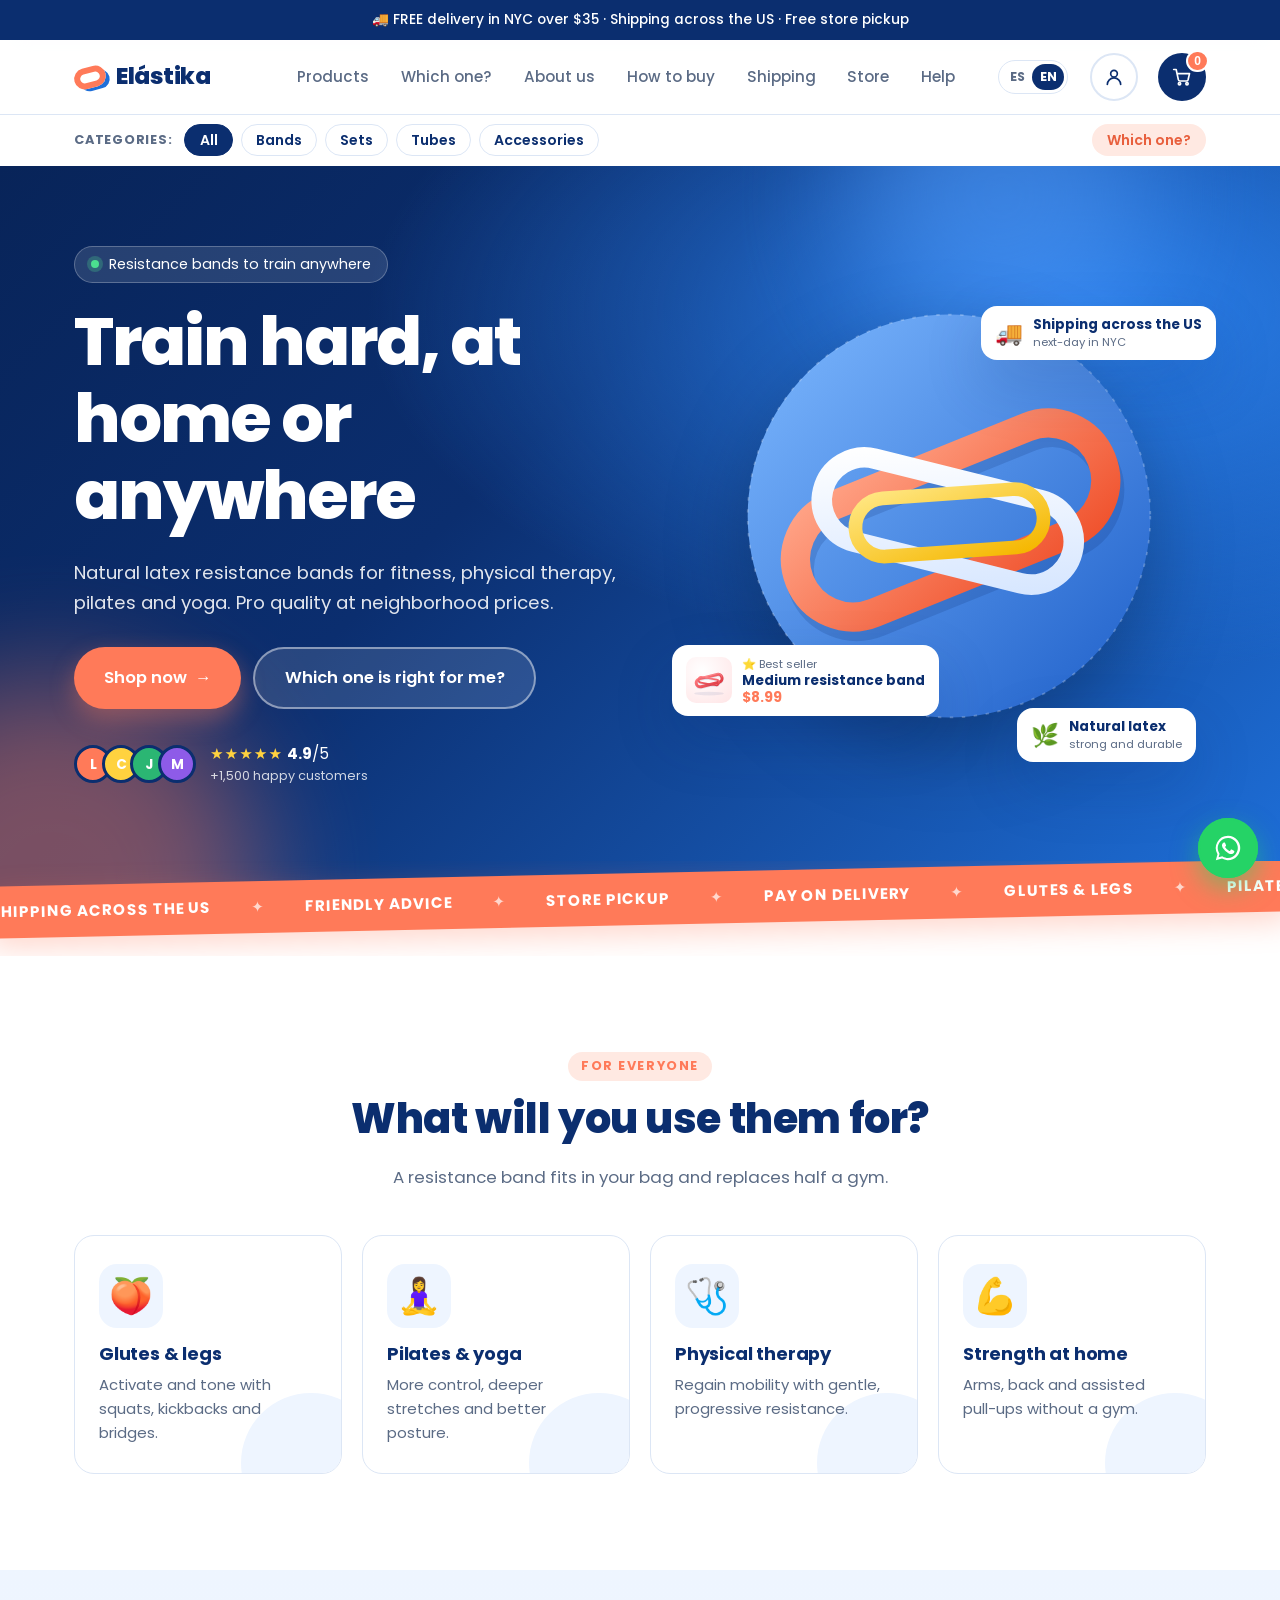
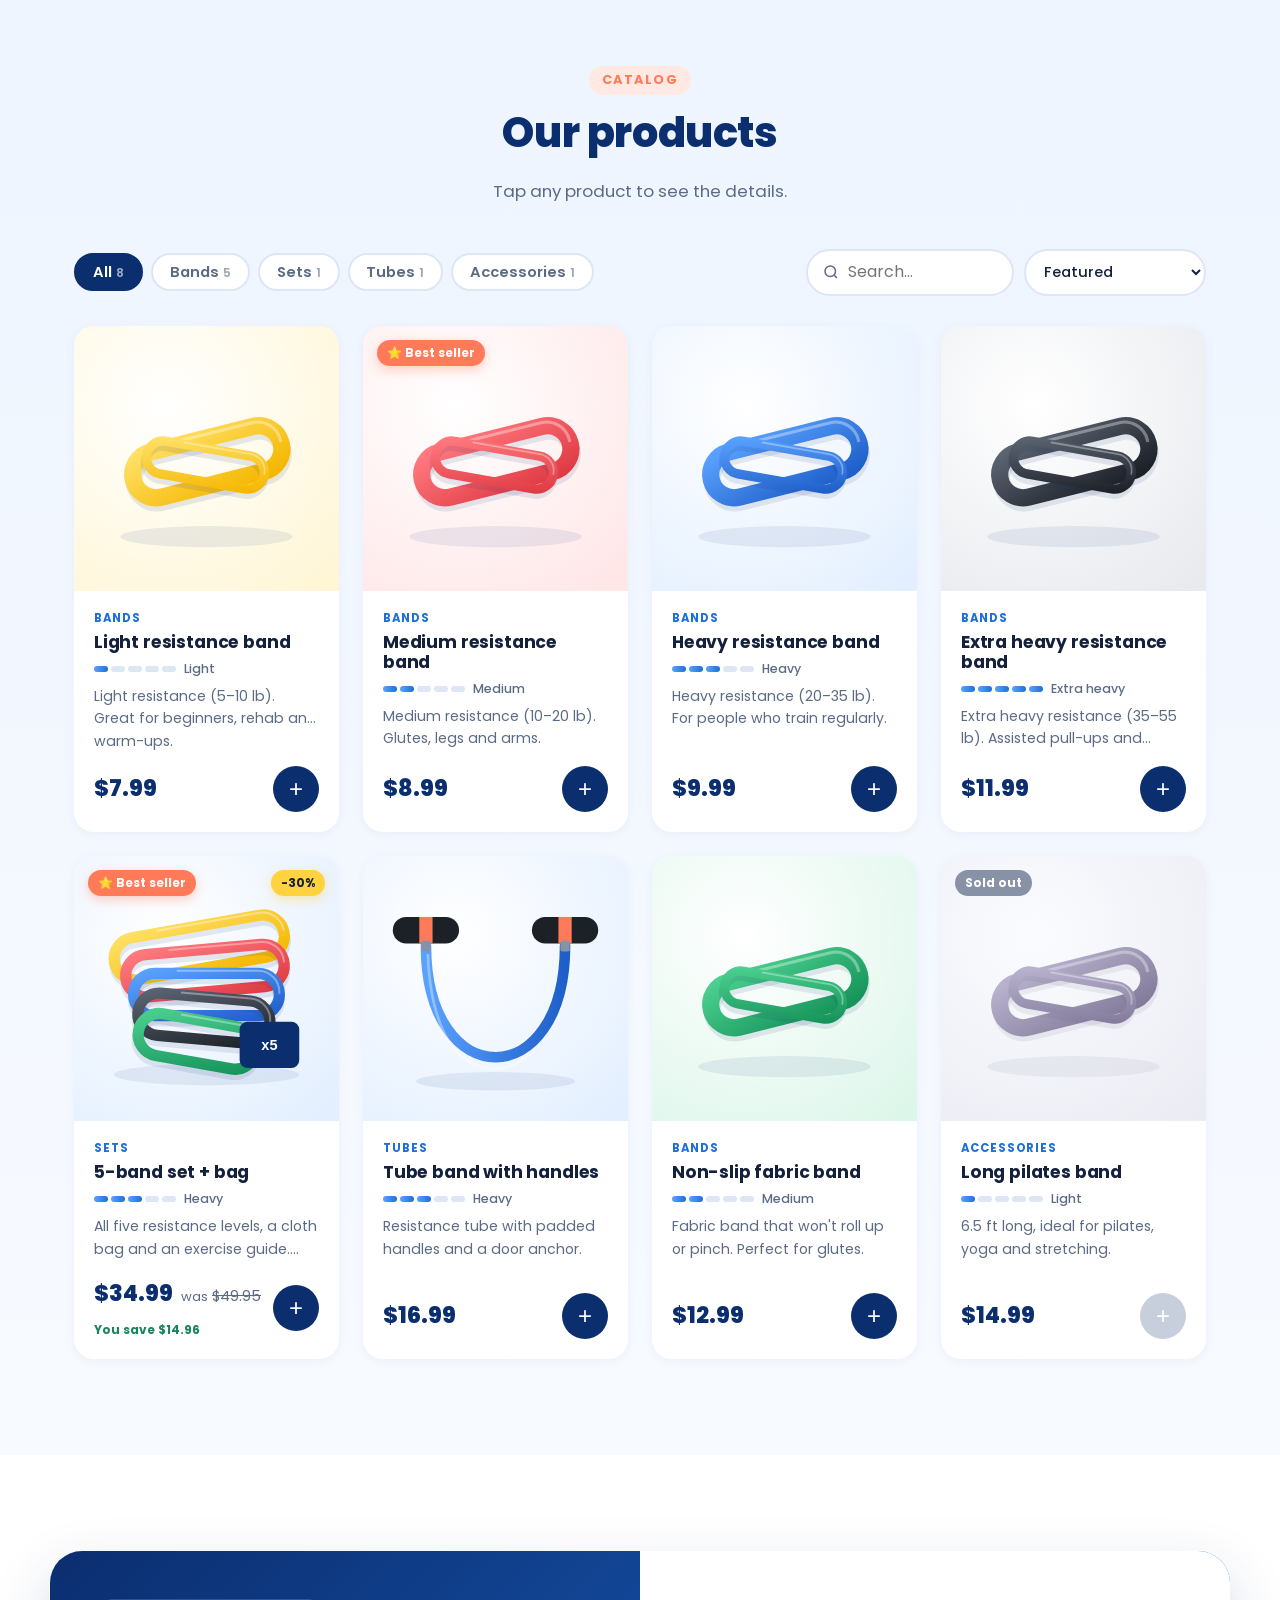
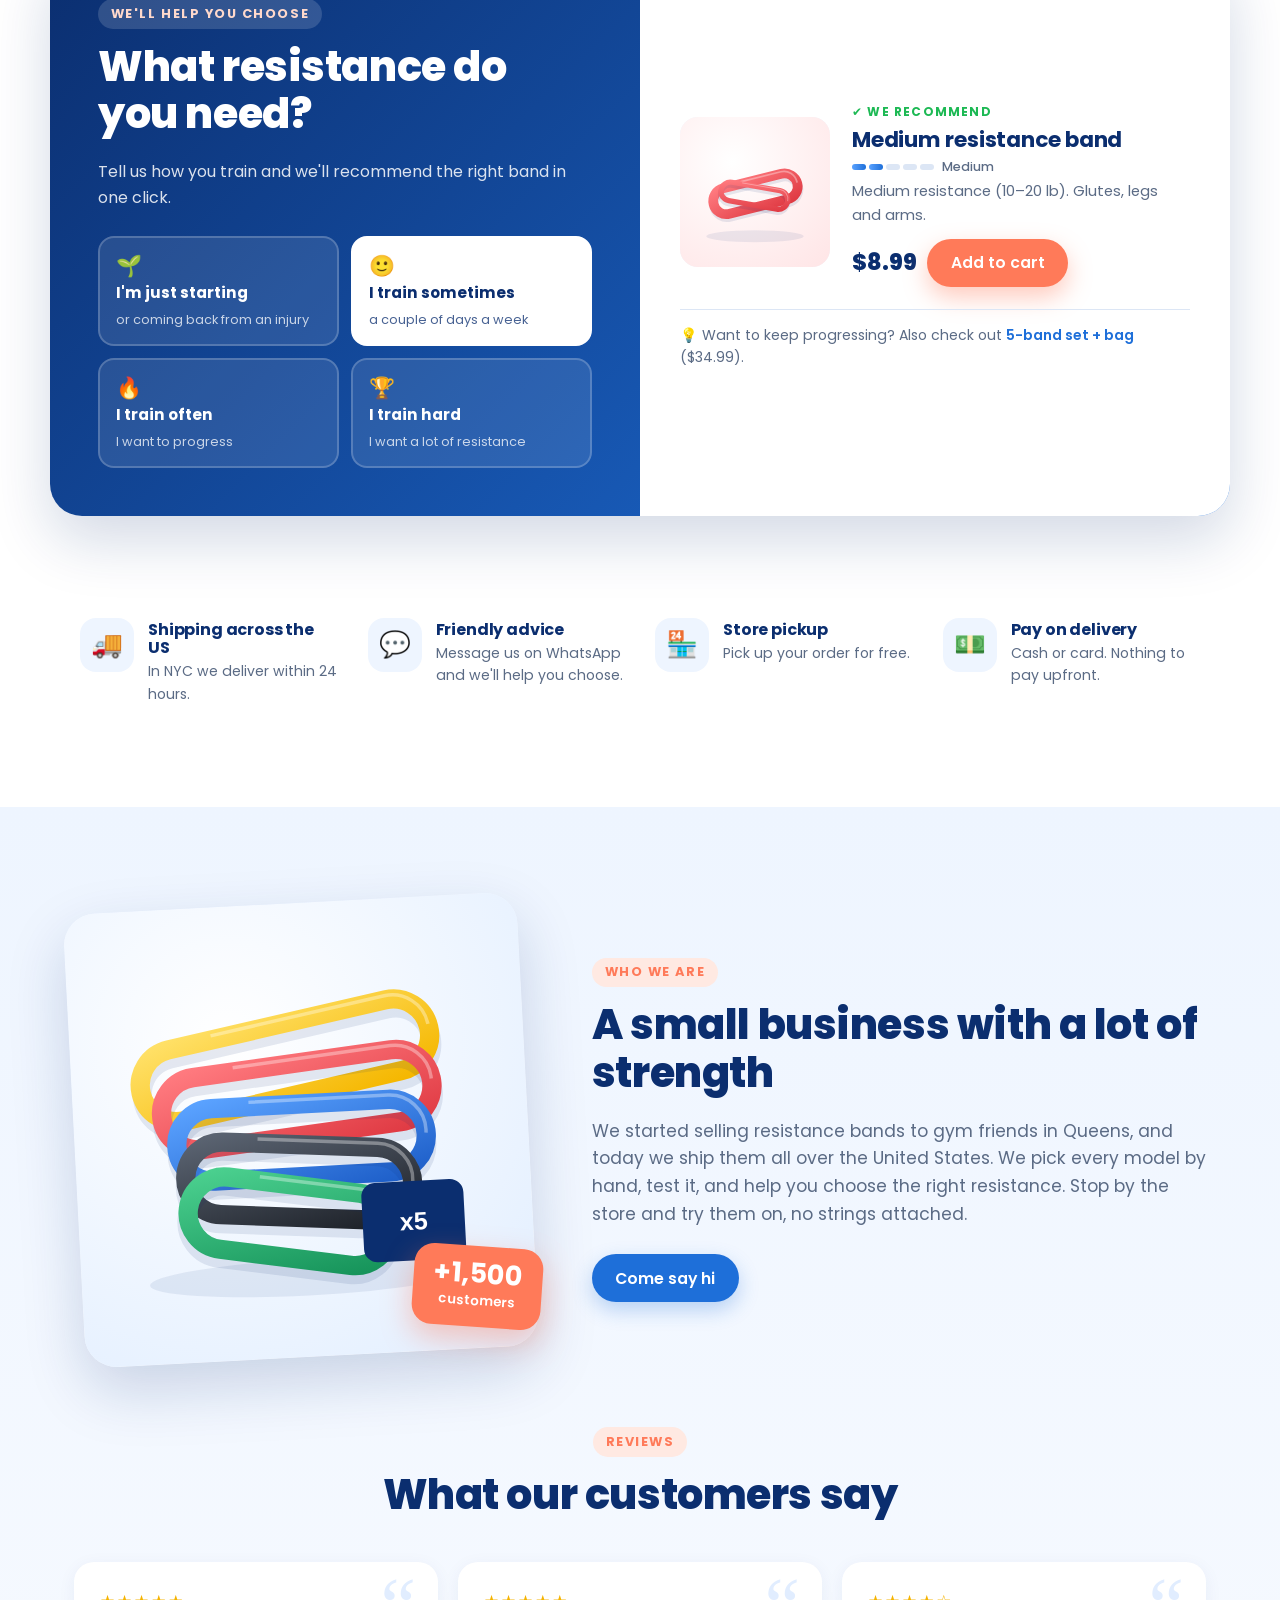
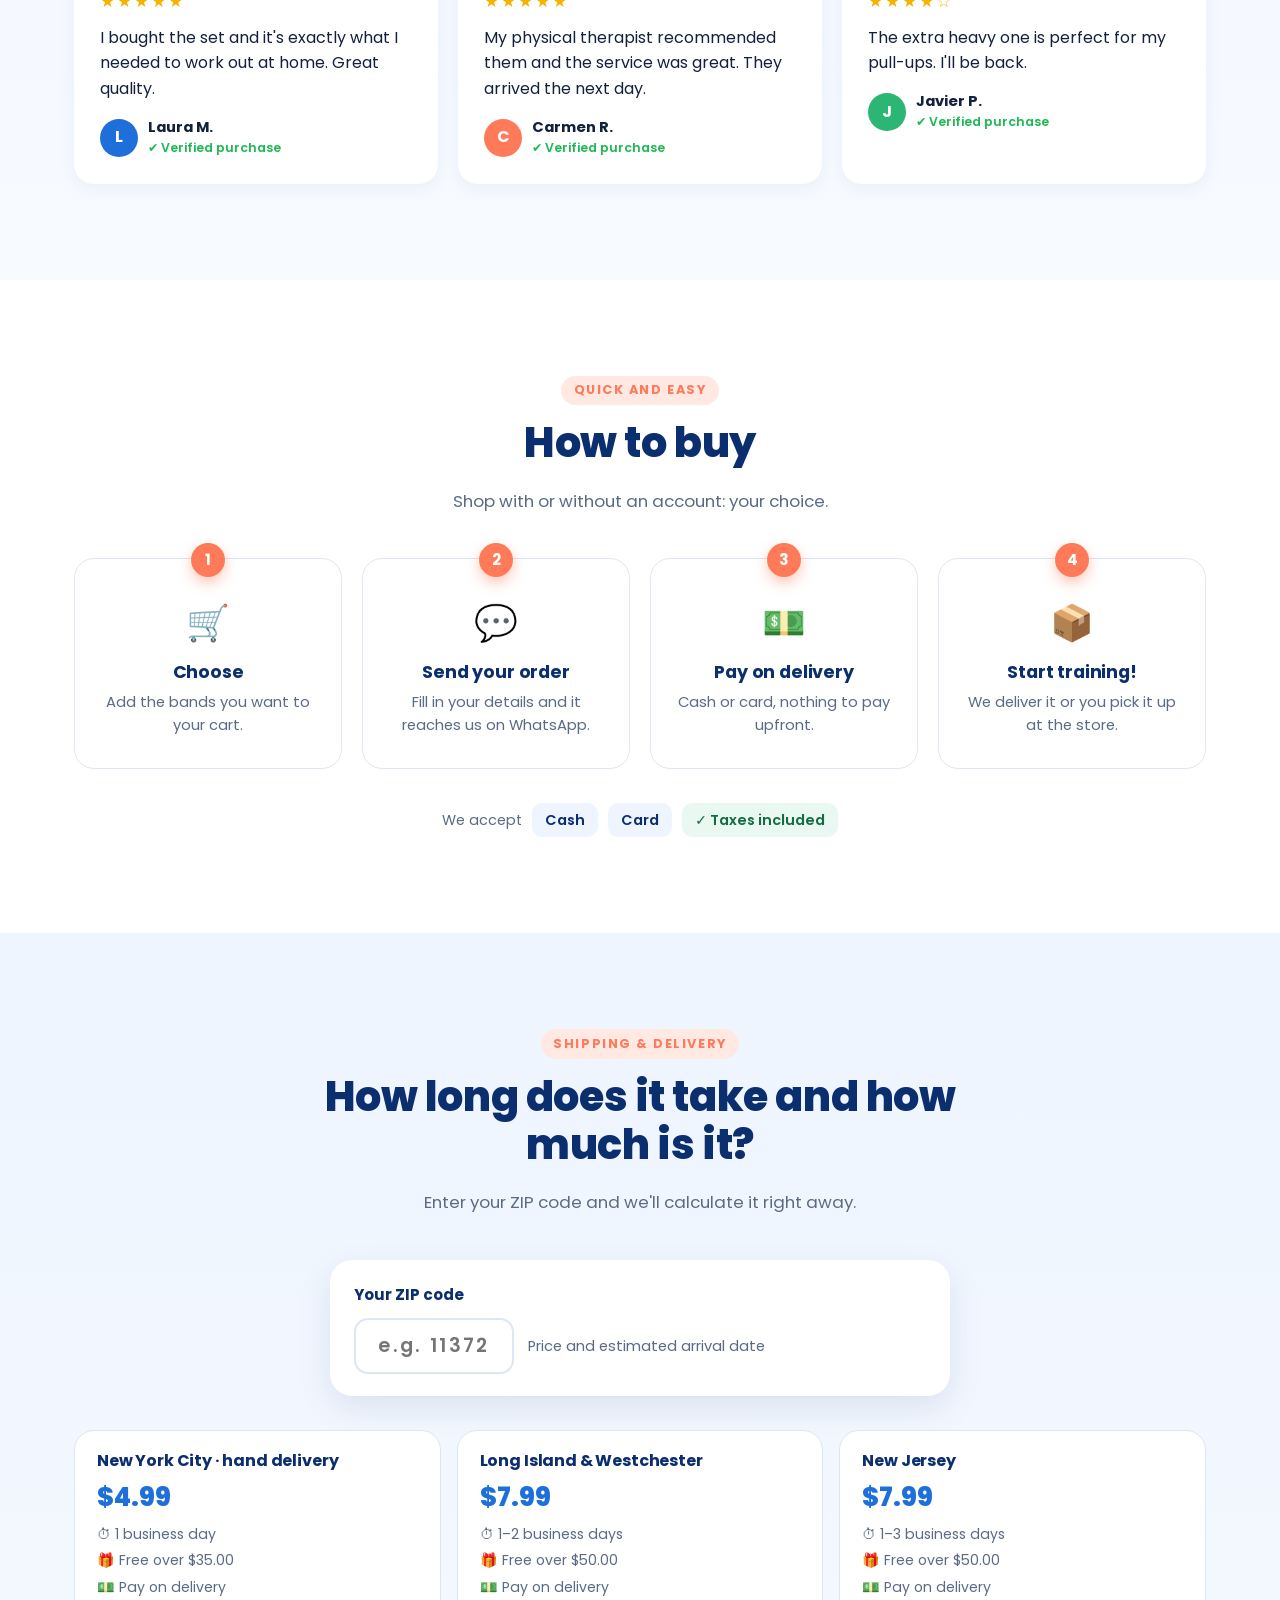
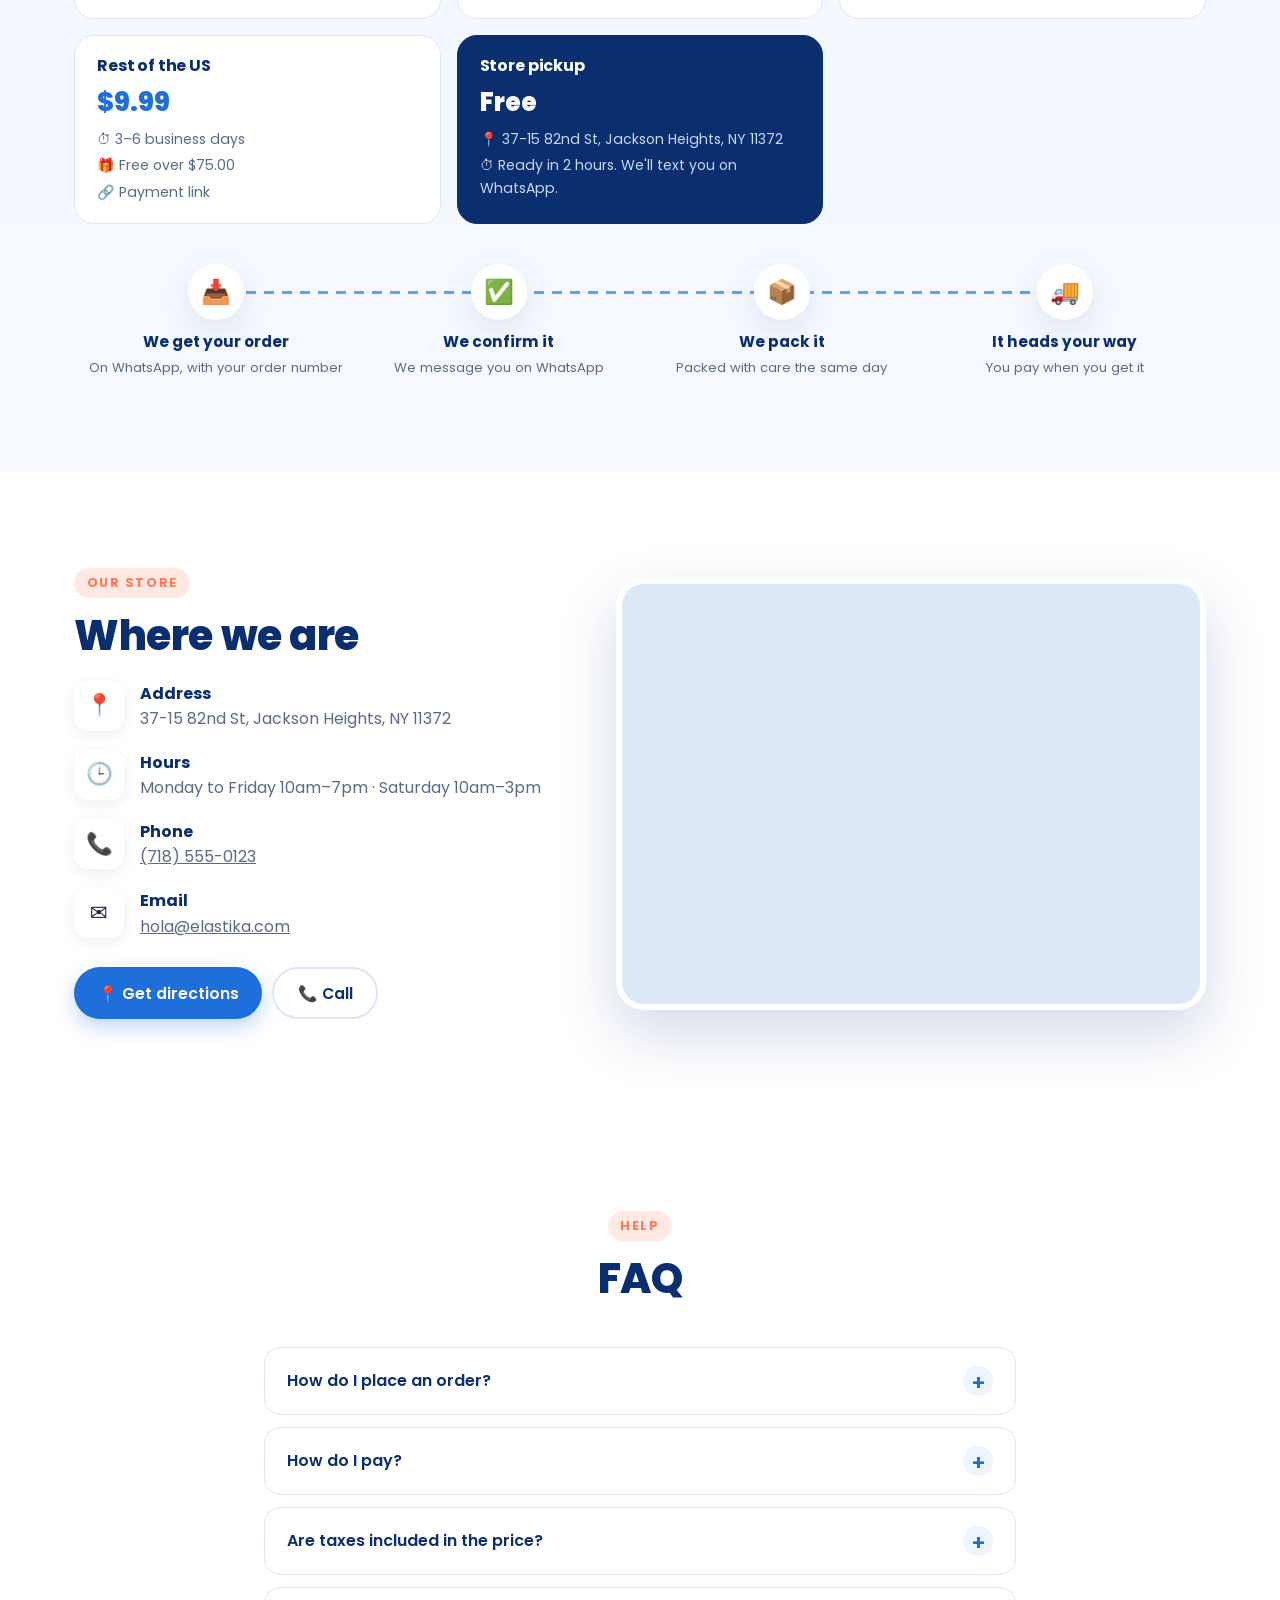
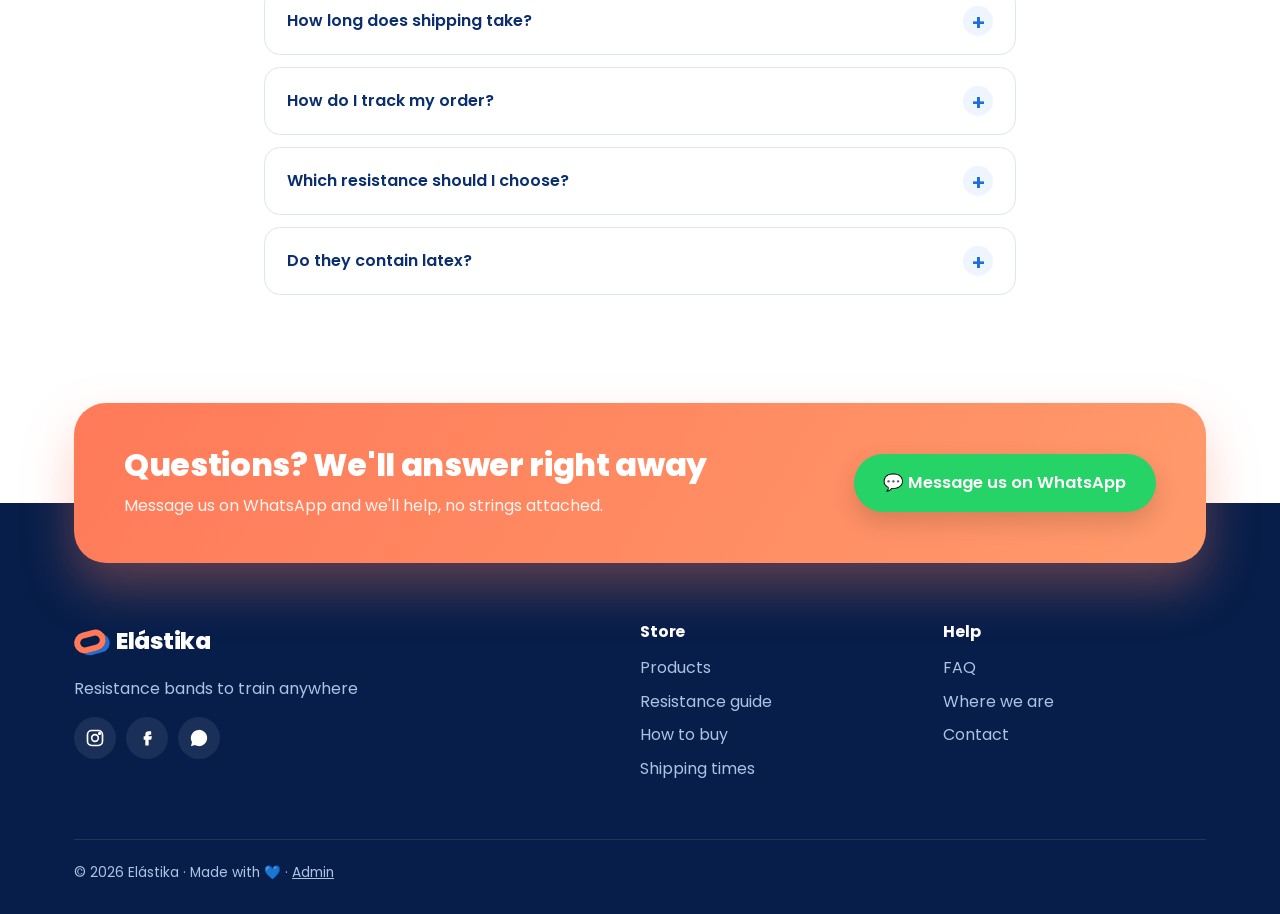
<file: index.html>
<!doctype html>
<html lang="es">
<head>
  <meta charset="utf-8">
  <meta name="viewport" content="width=device-width, initial-scale=1">
  <title>Elástika · Tiras elásticas</title>
  <meta name="description" content="Tienda de tiras elásticas para fitness, pilates, yoga y fisioterapia. Envío rápido y recogida en tienda.">
  <meta name="theme-color" content="#0B2E6F">
  <link rel="icon" href="img/banda-azul.svg">
  <link rel="preconnect" href="https://fonts.googleapis.com">
  <link href="https://fonts.googleapis.com/css2?family=Poppins:wght@400;500;600;700;800&display=swap" rel="stylesheet">
  <link rel="stylesheet" href="styles.css">
  <link rel="stylesheet" href="cuenta.css">
</head>
<body>
  <div id="preview-bar" class="preview-bar" hidden>👀 Vista previa del borrador — los cambios aún no están publicados. <a href="admin.html">Volver al panel</a></div>
  <div class="topbar" id="aviso" data-t="tienda.aviso"></div>

  <header class="nav" id="nav">
    <div class="wrap nav-in">
      <a href="#inicio" class="logo"><span class="logo-mark"></span><span data-t="tienda.nombre">Elástika</span></a>
      <nav class="links" id="links">
        <a href="#productos" data-i>Productos</a>
        <a href="#guia" data-i>¿Cuál elijo?</a>
        <a href="#nosotros" data-i>Nosotros</a>
        <a href="#como-comprar" data-i>Cómo comprar</a>
        <a href="#envios" data-i>Envíos</a>
        <a href="#donde" data-i>Tienda</a>
        <a href="#faq" data-i>Ayuda</a>
      </nav>
      <button class="lang" id="lang" type="button" aria-label="Change language / Cambiar idioma"><span data-l="es">ES</span><span data-l="en">EN</span></button>
      <button class="acc-btn" id="acc-btn" type="button" aria-label="Iniciar sesión"></button>
      <button class="cart-btn" id="open-cart" aria-label="Abrir carrito">
        <svg viewBox="0 0 24 24" width="20" height="20" fill="none" stroke="currentColor" stroke-width="2" stroke-linecap="round" stroke-linejoin="round"><circle cx="9" cy="20" r="1.4"/><circle cx="18" cy="20" r="1.4"/><path d="M2 3h3l2.6 12.2a2 2 0 0 0 2 1.6h7.7a2 2 0 0 0 2-1.5L21 8H6"/></svg>
        <span class="cart-n" id="cart-count">0</span>
        <span class="cart-sum" id="cart-sum" hidden></span>
      </button>
      <button class="burger" id="burger" aria-label="Menú"><span></span><span></span><span></span></button>
    </div>
    <div class="catbar"><div class="wrap catbar-in" id="catbar" aria-label="Categorías"></div></div>
  </header>

  <main>
    <!-- PORTADA -->
    <section class="hero" id="inicio">
      <div class="blob b1"></div><div class="blob b2"></div>
      <div class="wrap hero-in">
        <div class="hero-txt">
          <p class="pill"><span class="dot"></span><span data-t="tienda.eslogan"></span></p>
          <h1 data-t="portada.titulo"></h1>
          <p class="lead" data-t="portada.subtitulo"></p>
          <div class="hero-cta">
            <a href="#productos" class="btn btn-accent btn-lg"><span data-t="portada.boton">Ver productos</span> →</a>
            <a href="#guia" class="btn btn-ghost btn-lg" data-i>¿Cuál me conviene?</a>
          </div>
          <div class="trust">
            <div class="avatars"><i style="--c:#FF7A59">L</i><i style="--c:#FFD23F">C</i><i style="--c:#2BB673">J</i><i style="--c:#8E5BE8">M</i></div>
            <div><b class="stars">★★★★★</b> <b data-t="portada.valoracion"></b>/5<br><small><span data-t="portada.clientes"></span> <span data-i>clientes contentos</span></small></div>
          </div>
        </div>
        <div class="hero-art">
          <img id="hero-img" class="hero-img" alt="Tiras elásticas de colores" data-ialt>
          <div class="float-card fc1" id="fc-prod"></div>
          <div class="float-card fc2"><span class="fc-ic">🚚</span><div><b data-i>Envíos a todo EE. UU.</b><small data-i>en NYC, en 24 h</small></div></div>
          <div class="float-card fc3"><span class="fc-ic">🌿</span><div><b data-i>Látex natural</b><small data-i>resistente y duradero</small></div></div>
        </div>
      </div>
    </section>

    <div class="mq-wrap"><div class="marquee" aria-hidden="true"><div class="marquee-in" id="marquee"></div></div></div>

    <!-- USOS -->
    <section class="section" id="usos">
      <div class="wrap">
        <div class="head reveal"><span class="kicker" data-i>Para todo el mundo</span><h2 data-i>¿Para qué las vas a usar?</h2><p class="sub" data-i>Una tira elástica cabe en el bolso y sustituye a medio gimnasio.</p></div>
        <div class="usos" id="usos-grid"></div>
      </div>
    </section>

    <!-- PRODUCTOS -->
    <section class="section alt" id="productos">
      <div class="wrap">
        <div class="head reveal"><span class="kicker" data-i>Catálogo</span><h2 data-i>Nuestros productos</h2><p class="sub" data-i>Pulsa en cualquier producto para ver los detalles.</p></div>
        <div class="toolbar reveal">
          <div class="filters" id="filters"></div>
          <div class="tools">
            <label class="search"><svg viewBox="0 0 24 24" width="18" height="18" fill="none" stroke="currentColor" stroke-width="2"><circle cx="11" cy="11" r="7"/><path d="m20 20-3.5-3.5"/></svg><input id="q" type="search" placeholder="Buscar…" data-iph></label>
            <select id="orden" aria-label="Ordenar">
              <option value="" data-i>Destacados</option>
              <option value="asc" data-i>Precio: menor a mayor</option>
              <option value="desc" data-i>Precio: mayor a menor</option>
            </select>
          </div>
        </div>
        <div class="grid" id="grid"></div>
        <p class="noresults" id="noresults" hidden data-i>No hemos encontrado nada con esa búsqueda 🤔</p>
      </div>
    </section>

    <!-- GUÍA -->
    <section class="section" id="guia">
      <div class="wrap guide reveal">
        <div class="guide-l">
          <span class="kicker light" data-i>Te ayudamos a elegir</span>
          <h2 data-i>¿Qué resistencia necesitas?</h2>
          <p data-i>Dinos cómo entrenas y te recomendamos la tira ideal en un clic.</p>
          <div class="opts" id="opts">
            <button data-n="1">🌱 <b data-i>Estoy empezando</b><small data-i>o vuelvo tras una lesión</small></button>
            <button data-n="2">🙂 <b data-i>Entreno a veces</b><small data-i>un par de días a la semana</small></button>
            <button data-n="3">🔥 <b data-i>Entreno a menudo</b><small data-i>quiero progresar</small></button>
            <button data-n="5">🏆 <b data-i>Entreno fuerte</b><small data-i>busco mucha resistencia</small></button>
          </div>
        </div>
        <div class="guide-r" id="guide-r">
          <div class="guide-empty"><div class="big">👈</div><span data-i>Elige una opción y te diremos cuál es la tuya.</span></div>
        </div>
      </div>
    </section>

    <!-- VENTAJAS -->
    <section class="wrap perks" id="ventajas"></section>

    <!-- NOSOTROS -->
    <section class="section alt" id="nosotros">
      <div class="wrap about">
        <div class="about-art reveal">
          <img src="img/pack.svg" alt="">
          <div class="about-badge"><b data-t="portada.clientes"></b><small data-i>clientes</small></div>
        </div>
        <div class="reveal">
          <span class="kicker" data-i>Quiénes somos</span>
          <h2 data-t="sobre.titulo"></h2>
          <p class="about-txt" data-t="sobre.texto"></p>
          <a href="#donde" class="btn btn-primary" data-i>Ven a conocernos</a>
        </div>
      </div>
      <div class="wrap">
        <div class="head reveal" style="margin-top:70px"><span class="kicker" data-i>Opiniones</span><h2 data-i>Lo que dicen nuestros clientes</h2></div>
        <div class="reviews" id="reviews"></div>
      </div>
    </section>

    <!-- CÓMO COMPRAR -->
    <section class="section" id="como-comprar">
      <div class="wrap">
        <div class="head reveal"><span class="kicker" data-i>Fácil y rápido</span><h2 data-i>Cómo comprar</h2><p class="sub" data-i>Compra con o sin cuenta: tú eliges.</p></div>
        <ol class="steps reveal">
          <li><b>1</b><div class="st-ic">🛒</div><h3 data-i>Elige</h3><p data-i>Añade al carrito las tiras que quieras.</p></li>
          <li><b>2</b><div class="st-ic">💬</div><h3 data-i>Envía tu pedido</h3><p data-i>Rellena tus datos y nos llega por WhatsApp.</p></li>
          <li><b>3</b><div class="st-ic">💵</div><h3 data-i>Paga al recibir</h3><p data-i>En efectivo o con tarjeta, sin pagar nada por adelantado.</p></li>
          <li><b>4</b><div class="st-ic">📦</div><h3 data-i>¡A entrenar!</h3><p data-i>Te lo llevamos o lo recoges en la tienda.</p></li>
        </ol>
        <div class="pay reveal" id="pay-chips"></div>
      </div>
    </section>

    <!-- ENVÍOS -->
    <section class="section alt" id="envios">
      <div class="wrap">
        <div class="head reveal"><span class="kicker" data-i>Envíos y entregas</span><h2 data-i>¿Cuánto tarda y cuánto cuesta?</h2><p class="sub" data-i>Escribe tu ZIP code y lo calculamos al momento.</p></div>
        <div class="ship-calc reveal">
          <label for="calc-cp" data-i>Tu ZIP code</label>
          <div class="calc-row"><input id="calc-cp" inputmode="numeric" maxlength="5" placeholder="Ej. 11372" data-iph><div id="calc-out" class="calc-out"></div></div>
        </div>
        <div class="zones reveal" id="zones"></div>
        <div class="track reveal">
          <div class="track-step"><span>📥</span><b data-i>Nos llega tu pedido</b><small data-i>Por WhatsApp, con tu número de pedido</small></div>
          <div class="track-step"><span>✅</span><b data-i>Te lo confirmamos</b><small data-i>Te escribimos por WhatsApp</small></div>
          <div class="track-step"><span>📦</span><b data-i>Lo preparamos</b><small data-i>Empaquetado con cariño el mismo día</small></div>
          <div class="track-step"><span>🚚</span><b data-i>Sale hacia tu casa</b><small data-i>Pagas al recibirlo</small></div>
        </div>
      </div>
    </section>

    <!-- DÓNDE -->
    <section class="section" id="donde">
      <div class="wrap where">
        <div class="reveal">
          <span class="kicker" data-i>Tienda física</span>
          <h2 data-i>Dónde estamos</h2>
          <ul class="info">
            <li><span>📍</span><div><b data-i>Dirección</b><p data-t="tienda.direccion"></p></div></li>
            <li><span>🕒</span><div><b data-i>Horario</b><p data-t="tienda.horario"></p></div></li>
            <li><span>📞</span><div><b data-i>Teléfono</b><p><a id="tel-link" data-t="tienda.telefono"></a></p></div></li>
            <li><span>✉️</span><div><b>Email</b><p><a id="mail-link" data-t="tienda.email"></a></p></div></li>
          </ul>
          <div class="row-btns">
            <a class="btn btn-primary" id="maps-link" target="_blank" rel="noopener" data-i>📍 Cómo llegar</a>
            <a class="btn btn-outline" id="call-link" data-i>📞 Llamar</a>
          </div>
        </div>
        <div class="map-wrap reveal"><iframe id="map" class="map" loading="lazy" title="Mapa de la tienda"></iframe></div>
      </div>
    </section>

    <!-- FAQ -->
    <section class="section" id="faq">
      <div class="wrap narrow">
        <div class="head reveal"><span class="kicker" data-i>Ayuda</span><h2 data-i>Preguntas frecuentes</h2></div>
        <div id="faq-list" class="reveal"></div>
      </div>
    </section>

    <!-- CTA -->
    <section class="wrap">
      <div class="cta reveal">
        <div>
          <h2 data-i>¿Tienes dudas? Te respondemos al momento</h2>
          <p data-i>Escríbenos por WhatsApp y te asesoramos sin compromiso.</p>
        </div>
        <a class="btn btn-wa btn-lg" id="cta-wa" target="_blank" rel="noopener" data-i>💬 Escribir por WhatsApp</a>
      </div>
    </section>
  </main>

  <footer class="foot">
    <div class="wrap foot-in">
      <div class="foot-brand">
        <a href="#inicio" class="logo light"><span class="logo-mark"></span><span data-t="tienda.nombre"></span></a>
        <p data-t="tienda.eslogan"></p>
        <div class="social">
          <a id="ig" target="_blank" rel="noopener" aria-label="Instagram"><svg viewBox="0 0 24 24" width="20" height="20" fill="none" stroke="currentColor" stroke-width="2"><rect x="3" y="3" width="18" height="18" rx="5"/><circle cx="12" cy="12" r="4"/><circle cx="17.5" cy="6.5" r="1" fill="currentColor"/></svg></a>
          <a id="fb" target="_blank" rel="noopener" aria-label="Facebook"><svg viewBox="0 0 24 24" width="20" height="20" fill="currentColor"><path d="M14 8h3V4h-3a4 4 0 0 0-4 4v2H8v4h2v7h4v-7h3l1-4h-4V8z"/></svg></a>
          <a id="foot-wa" target="_blank" rel="noopener" aria-label="WhatsApp"><svg viewBox="0 0 32 32" width="20" height="20"><path fill="currentColor" d="M16 3a13 13 0 0 0-11.2 19.6L3 29l6.6-1.7A13 13 0 1 0 16 3zm5.9 15.7c-.3-.2-1.9-1-2.2-1s-.5-.2-.7.2-.8 1-1 1.2-.4.2-.7 0a8.7 8.7 0 0 1-4.3-3.8c-.3-.5.3-.5.9-1.6.1-.2 0-.4 0-.6l-1-2.4c-.3-.6-.5-.5-.7-.5h-.6a1.2 1.2 0 0 0-.9.4 3.6 3.6 0 0 0-1.1 2.7 6.3 6.3 0 0 0 1.3 3.3 14.4 14.4 0 0 0 5.5 4.9c2 .9 2.8 1 3.9.8a3.3 3.3 0 0 0 2.2-1.5 2.7 2.7 0 0 0 .2-1.5c-.1-.2-.3-.3-.6-.4z"/></svg></a>
        </div>
      </div>
      <div><h4 data-i>Tienda</h4><a href="#productos" data-i>Productos</a><a href="#guia" data-i>Guía de resistencias</a><a href="#como-comprar" data-i>Cómo comprar</a><a href="#envios" data-i>Envíos y plazos</a></div>
      <div><h4 data-i>Ayuda</h4><a href="#faq" data-i>Preguntas frecuentes</a><a href="#donde" data-i>Dónde estamos</a><a id="foot-mail" data-i>Contacto</a></div>
      <p class="small">© <span id="year"></span> <span data-t="tienda.nombre"></span> · <span data-i>Hecho con 💙</span> · <a href="admin.html" data-i>Acceso administración</a></p>
    </div>
  </footer>

  <a class="wa-float" id="wa-float" target="_blank" rel="noopener" aria-label="WhatsApp">
    <svg viewBox="0 0 32 32" width="30" height="30"><path fill="#fff" d="M16 3a13 13 0 0 0-11.2 19.6L3 29l6.6-1.7A13 13 0 1 0 16 3zm0 23.7c-2 0-4-.6-5.7-1.6l-.4-.2-3.9 1 1-3.8-.3-.4A10.7 10.7 0 1 1 16 26.7zm5.9-8c-.3-.2-1.9-1-2.2-1s-.5-.2-.7.2-.8 1-1 1.2-.4.2-.7 0a8.7 8.7 0 0 1-4.3-3.8c-.3-.5.3-.5.9-1.6.1-.2 0-.4 0-.6l-1-2.4c-.3-.6-.5-.5-.7-.5h-.6a1.2 1.2 0 0 0-.9.4 3.6 3.6 0 0 0-1.1 2.7 6.3 6.3 0 0 0 1.3 3.3 14.4 14.4 0 0 0 5.5 4.9c2 .9 2.8 1 3.9.8a3.3 3.3 0 0 0 2.2-1.5 2.7 2.7 0 0 0 .2-1.5c-.1-.2-.3-.3-.6-.4z"/></svg>
    <span class="wa-tip" data-i>¿Hablamos?</span>
  </a>

  <!-- Ficha de producto -->
  <div class="modal" id="modal" hidden>
    <div class="modal-box" role="dialog" aria-modal="true">
      <button class="x" data-close aria-label="Cerrar">✕</button>
      <div class="modal-in" id="modal-in"></div>
    </div>
  </div>

  <!-- Carrito -->
  <div class="overlay" id="overlay" hidden></div>
  <aside class="drawer" id="drawer" aria-hidden="true">
    <div class="drawer-head">
      <h3><span data-i>Tu carrito</span> <span id="cart-count2"></span></h3>
      <button class="x" id="close-cart" aria-label="Cerrar">✕</button>
    </div>
    <div class="ship-bar" id="ship-bar"></div>
    <div class="drawer-body">
      <div id="cart-items"></div>
      <div id="cart-empty" class="empty"><div class="big">🛒</div><b data-i>Tu carrito está vacío</b><p data-i>¡Añade alguna tira y empieza a entrenar! 💪</p><a href="#productos" class="btn btn-primary" id="go-shop" data-i>Ver productos</a></div>
      <form id="checkout" class="checkout" hidden novalidate>
        <div class="totals" id="totals"></div>

        <fieldset><legend><b>1</b> <span data-i>¿Cómo lo quieres?</span></legend>
          <div class="seg" id="seg-entrega">
            <label><input type="radio" name="entrega" value="envio" checked><span data-i>🚚 Envío a casa</span></label>
            <label id="opt-recogida"><input type="radio" name="entrega" value="tienda"><span data-i>🏪 Recoger en tienda</span></label>
          </div>
          <div id="ship-fields" class="ship-fields">
            <input name="direccion" id="addr" placeholder="Dirección (calle, número, apto.)" data-iph autocomplete="street-address">
            <div class="two">
              <input name="cp" id="cp" placeholder="ZIP" inputmode="numeric" maxlength="5" autocomplete="postal-code">
              <input name="ciudad" id="ciudad" placeholder="Ciudad y estado" data-iph autocomplete="address-level2">
            </div>
            <div class="zone" id="zone-info"></div>
          </div>
          <div id="pickup-info" class="zone pickup" hidden></div>
        </fieldset>

        <fieldset><legend><b>2</b> <span data-i>Tus datos</span></legend>
          <input name="nombre" placeholder="Nombre y apellidos" data-iph autocomplete="name">
          <input name="telefono" id="tel" placeholder="Teléfono (WhatsApp)" data-iph type="tel" autocomplete="tel">
        </fieldset>

        <fieldset><legend><b>3</b> <span data-i>Forma de pago</span></legend>
          <div class="seg" id="seg-pago"></div>
          <p class="pay-help" id="pay-help"></p>
        </fieldset>

        <textarea name="notas" placeholder="¿Algo que debamos saber? (opcional)" data-iph rows="2"></textarea>
        <label class="legal"><input type="checkbox" name="acepto"> <span data-i>Acepto que usen mis datos solo para gestionar este pedido.</span></label>
        <p class="form-err" id="form-err" role="alert"></p>
        <button class="btn btn-wa btn-lg" type="submit" id="confirm-btn"><span data-i>💬 Enviar pedido por WhatsApp</span> · <span id="btn-total"></span></button>
        <p class="secure" data-i>🔒 No pagas nada ahora. Te contestamos por WhatsApp para confirmar el pedido.</p>
      </form>

      <div id="done" class="done" hidden></div>
    </div>
  </aside>

  <div class="toast" id="toast"></div>

  <!-- Cuenta: iniciar sesión / registro / perfil -->
  <div class="acc-modal" id="acc-modal" hidden>
    <div class="acc-box" role="dialog" aria-modal="true" aria-label="Mi cuenta">
      <button class="x" data-acc-close aria-label="Cerrar">✕</button>
      <div id="acc-in"></div>
    </div>
  </div>

  <script src="app.js"></script>
  <script src="cuenta.js"></script>
</body>
</html>
</file>
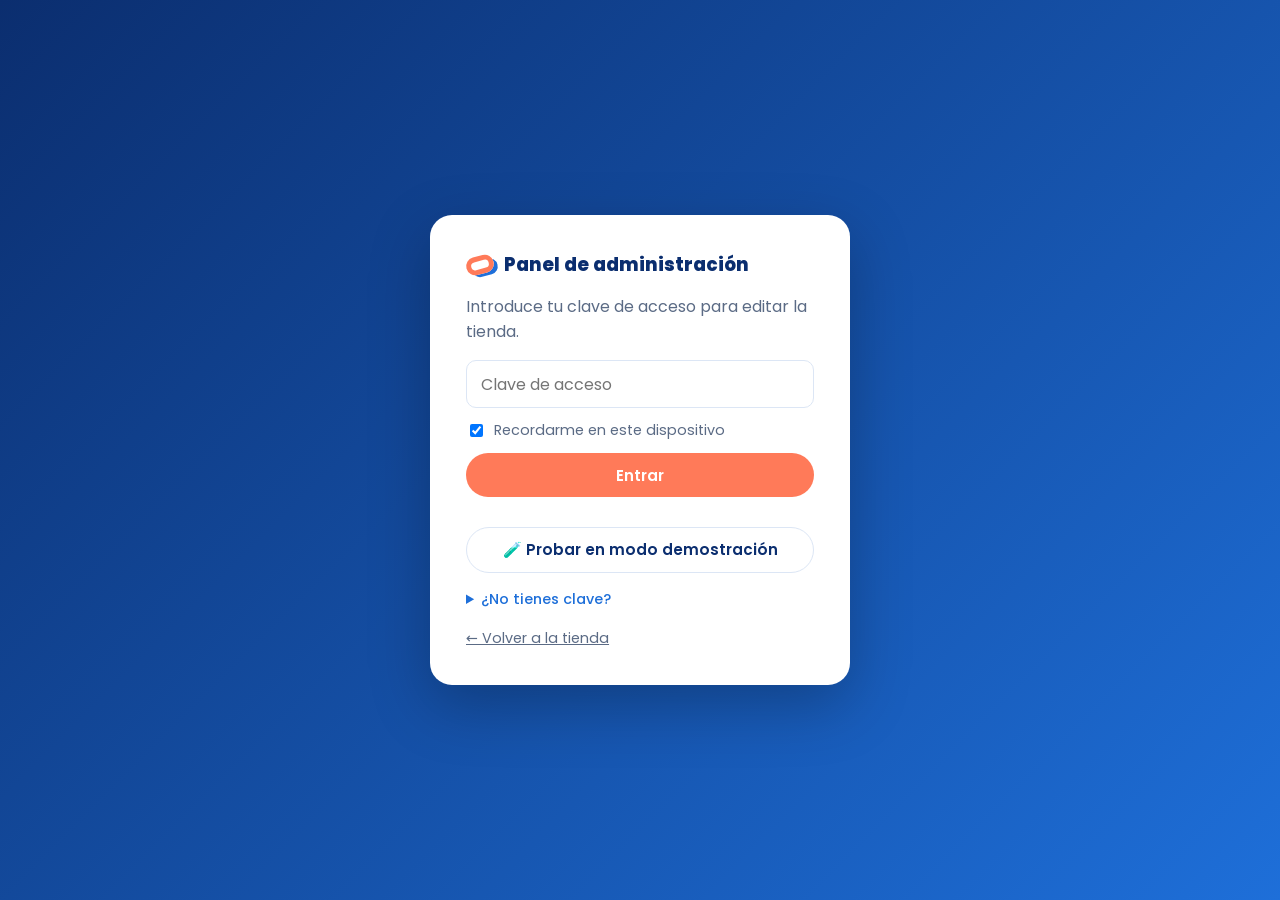
<file: admin.html>
<!doctype html>
<html lang="es">
<head>
  <meta charset="utf-8">
  <meta name="viewport" content="width=device-width, initial-scale=1">
  <meta name="robots" content="noindex">
  <title>Panel de administración · Elástika</title>
  <link rel="icon" href="img/banda-azul.svg">
  <link href="https://fonts.googleapis.com/css2?family=Poppins:wght@400;500;600;700;800&display=swap" rel="stylesheet">
  <link rel="stylesheet" href="admin.css">
</head>
<body>
  <!-- Login -->
  <section id="login" class="login">
    <div class="login-card">
      <div class="logo"><span class="logo-mark"></span>Panel de administración</div>
      <p>Introduce tu clave de acceso para editar la tienda.</p>
      <form id="login-form">
        <input id="token" type="password" placeholder="Clave de acceso" autocomplete="current-password" required>
        <label class="chk"><input type="checkbox" id="remember" checked> Recordarme en este dispositivo</label>
        <button class="btn primary" type="submit">Entrar</button>
        <p class="err" id="login-err"></p>
      </form>
      <button class="btn ghost" id="demo-btn" style="width:100%">🧪 Probar en modo demostración</button>
      <details class="help">
        <summary>¿No tienes clave?</summary>
        <p>La clave es un “token” de GitHub con permiso para modificar esta web. Pídesela a quien te montó la tienda: solo tienes que pegarla una vez en cada dispositivo.</p>
      </details>
      <a href="index.html" class="back">← Volver a la tienda</a>
    </div>
  </section>

  <!-- Panel -->
  <div id="app" class="app" hidden>
    <aside class="side">
      <div class="logo"><span class="logo-mark"></span><span id="brand">Elástika</span></div>
      <nav id="tabs">
        <button data-tab="productos" class="on">🧺 Productos</button>
        <button data-tab="envios">🚚 Envíos y pagos</button>
        <button data-tab="portada">🏠 Portada</button>
        <button data-tab="tienda">🏪 Datos de la tienda</button>
        <button data-tab="sobre">💙 Sobre nosotros</button>
        <button data-tab="usos">🎯 Usos</button>
        <button data-tab="opiniones">⭐ Opiniones</button>
        <button data-tab="ventajas">✅ Ventajas</button>
        <button data-tab="faq">❓ Preguntas</button>
      </nav>
      <div class="side-foot">
        <a href="index.html" target="_blank">Ver tienda ↗</a>
        <button id="logout" class="link">Cerrar sesión</button>
      </div>
    </aside>

    <main class="main">
      <header class="bar">
        <div>
          <h1 id="tab-title">Productos</h1>
          <p id="status" class="status">Todo guardado</p>
        </div>
        <div class="bar-actions">
          <button class="btn ghost" id="preview">👀 Vista previa</button>
          <button class="btn ghost" id="discard">Descartar</button>
          <button class="btn primary" id="publish" disabled>🚀 Publicar cambios</button>
        </div>
      </header>
      <div id="editor" class="editor"></div>
    </main>
  </div>

  <div class="dialog" id="dialog" hidden><div class="dialog-box"><p id="dialog-t"></p><div class="dialog-btns"><button class="btn ghost" id="dialog-no">Cancelar</button><button class="btn primary" id="dialog-si">Sí, continuar</button></div></div></div>
  <div class="toast" id="toast"></div>
  <div class="loading" id="loading" hidden><div class="spin"></div><p id="loading-t">Cargando…</p></div>

  <script src="admin.js"></script>
</body>
</html>
</file>
<file: styles.css>
:root{
  --navy:#0B2E6F; --navy-2:#123C8A; --blue:#1E6FD9; --blue-2:#5AA2FF; --sky:#EEF5FF; --sky-2:#E1EDFF; --white:#fff;
  --coral:#FF7A59; --coral-d:#E85F3D; --coral-l:#FFE9E2; --sun:#FFD23F;
  --ink:#14213D; --muted:#5B6B85; --line:#DCE6F5; --wa:#25D366; --wa-d:#1DB954;
  --r:20px; --shadow:0 12px 34px rgba(11,46,111,.10); --shadow-lg:0 24px 60px rgba(11,46,111,.18);
}
*{box-sizing:border-box}
[hidden]{display:none!important}
html{scroll-behavior:smooth;scroll-padding-top:80px}
html{overflow-x:clip}
body{margin:0;font-family:Poppins,system-ui,sans-serif;color:var(--ink);background:var(--white);line-height:1.6;-webkit-font-smoothing:antialiased}
body.lock{overflow:hidden}
img{max-width:100%;display:block}
a{color:inherit}
h1,h2,h3,h4{line-height:1.15;margin:0 0 .5em;letter-spacing:-.01em}
h2{font-size:clamp(1.8rem,3.6vw,2.6rem);color:var(--navy);font-weight:800}
.wrap{max-width:1180px;margin:0 auto;padding:0 24px}
.narrow{max-width:800px}
.section{padding:96px 0}
.section.alt{background:linear-gradient(180deg,var(--sky),#F7FAFF)}
.head{text-align:center;max-width:640px;margin:0 auto 44px}
.sub{color:var(--muted);margin:0;font-size:1.05rem}
.kicker{display:inline-block;font-size:.8rem;font-weight:700;letter-spacing:.12em;text-transform:uppercase;color:var(--coral);background:var(--coral-l);padding:.35em 1em;border-radius:999px;margin-bottom:14px}
.kicker.light{background:rgba(255,255,255,.15);color:#FFD9CC}

/* animaciones de entrada */
.reveal{opacity:0;transform:translateY(28px);transition:opacity .7s ease,transform .7s ease}
.reveal.in{opacity:1;transform:none}
@media (prefers-reduced-motion:reduce){.reveal{opacity:1;transform:none}*{animation:none!important;transition:none!important}}

/* botones */
.btn{display:inline-flex;align-items:center;justify-content:center;gap:.5em;border:0;border-radius:999px;padding:.8em 1.5em;font:600 .98rem Poppins,sans-serif;text-decoration:none;cursor:pointer;transition:transform .15s,box-shadow .2s,background .2s,color .2s;white-space:nowrap}
.btn:hover{transform:translateY(-2px)}
.btn:active{transform:translateY(0) scale(.98)}
.btn-lg{padding:1em 1.8em;font-size:1.03rem}
.btn-accent{background:var(--coral);color:#fff;box-shadow:0 10px 24px rgba(255,122,89,.4)}
.btn-accent:hover{background:var(--coral-d);box-shadow:0 14px 30px rgba(255,122,89,.5)}
.btn-primary{background:var(--blue);color:#fff;box-shadow:0 8px 20px rgba(30,111,217,.28)}
.btn-primary:hover{background:var(--navy-2)}
.btn-outline{background:#fff;color:var(--navy);border:2px solid var(--line)}
.btn-outline:hover{border-color:var(--blue);color:var(--blue)}
.btn-ghost{background:rgba(255,255,255,.12);color:#fff;border:2px solid rgba(255,255,255,.45)}
.btn-ghost:hover{background:rgba(255,255,255,.22)}
.btn-wa{background:var(--wa);color:#fff;box-shadow:0 10px 24px rgba(37,211,102,.35)}
.btn-wa:hover{background:var(--wa-d)}
.btn-link{background:none;color:var(--blue);padding:.4em;box-shadow:none}

/* barra superior + nav */
.topbar{background:var(--navy);color:#fff;text-align:center;font-size:.86rem;font-weight:500;padding:9px 16px}
.topbar:empty{display:none}
.nav{position:sticky;top:0;z-index:40;background:rgba(255,255,255,.85);backdrop-filter:saturate(1.6) blur(14px);-webkit-backdrop-filter:saturate(1.6) blur(14px);border-bottom:1px solid transparent;transition:border-color .2s,box-shadow .2s}
.nav.scrolled{border-color:var(--line);box-shadow:0 6px 24px rgba(11,46,111,.06)}
.nav-in{display:flex;align-items:center;gap:20px;height:74px}
.logo{display:flex;align-items:center;gap:10px;font-weight:800;font-size:1.45rem;color:var(--navy);text-decoration:none;letter-spacing:-.02em}
.logo.light{color:#fff}
.logo-mark{width:32px;height:21px;border:6px solid var(--coral);border-radius:20px;transform:rotate(-15deg);box-shadow:4px 4px 0 -1px var(--blue);flex:none}
.links{display:flex;gap:6px;margin-left:auto}
.links a{text-decoration:none;font-weight:500;color:var(--muted);padding:.45em .85em;border-radius:999px;transition:.2s;font-size:.95rem}
.links a:hover,.links a.on{color:var(--blue);background:var(--sky)}
.cart-btn{position:relative;display:grid;place-items:center;width:48px;height:48px;background:var(--navy);color:#fff;border:0;border-radius:50%;cursor:pointer;transition:.2s;flex:none}
.cart-btn:hover{background:var(--blue)}
.cart-n{position:absolute;top:-3px;right:-3px;min-width:22px;height:22px;padding:0 6px;background:var(--coral);border:2px solid #fff;border-radius:999px;font-size:.75rem;font-weight:700;display:grid;place-items:center}
.cart-btn.bump{animation:bump .45s}
@keyframes bump{40%{transform:scale(1.2) rotate(-8deg)}}
.burger{display:none;background:none;border:0;cursor:pointer;width:44px;height:44px;padding:12px 10px;flex-direction:column;justify-content:space-between;flex:none}
.burger span{display:block;height:2.5px;background:var(--navy);border-radius:2px;transition:.25s}
.burger.open span:nth-child(1){transform:translateY(7.5px) rotate(45deg)}
.burger.open span:nth-child(2){opacity:0}
.burger.open span:nth-child(3){transform:translateY(-7.5px) rotate(-45deg)}

/* hero */
.hero{position:relative;background:radial-gradient(1200px 600px at 85% 20%,#2A7FEA 0%,transparent 60%),linear-gradient(135deg,#082459,var(--navy) 40%,var(--blue));color:#fff;padding:80px 0 110px;overflow:hidden}
.blob{position:absolute;border-radius:50%;filter:blur(60px);opacity:.45}
.b1{width:420px;height:420px;background:var(--coral);left:-160px;bottom:-200px}
.b2{width:300px;height:300px;background:var(--blue-2);right:10%;top:-120px}
.hero-in{position:relative;display:grid;grid-template-columns:1.05fr .95fr;gap:50px;align-items:center}
.hero h1{font-size:clamp(2.4rem,5.4vw,4.2rem);font-weight:800;letter-spacing:-.03em;margin-bottom:.35em}
.lead{font-size:1.15rem;opacity:.88;max-width:32em}
.pill{display:inline-flex;align-items:center;gap:10px;background:rgba(255,255,255,.12);border:1px solid rgba(255,255,255,.25);padding:.4em 1.1em;border-radius:999px;font-size:.9rem;margin:0 0 1.4em}
.pill .dot{width:8px;height:8px;flex:none;border-radius:50%;background:#4BE08F;box-shadow:0 0 0 4px rgba(75,224,143,.25);animation:pulse 2s infinite}
@keyframes pulse{50%{box-shadow:0 0 0 8px rgba(75,224,143,0)}}
.hero-cta{display:flex;flex-wrap:wrap;gap:12px;margin-top:30px}
.trust{display:flex;align-items:center;gap:14px;margin-top:34px;font-size:.95rem;line-height:1.4}
.trust small{opacity:.8}
.stars{color:var(--sun);letter-spacing:1px}
.avatars{display:flex}
.avatars i{width:38px;height:38px;border-radius:50%;background:var(--c);border:3px solid var(--navy);display:grid;place-items:center;font-style:normal;font-weight:700;font-size:.85rem;color:#fff;margin-left:-10px}
.avatars i:first-child{margin-left:0}
.hero-art{position:relative;justify-self:center;width:100%;max-width:520px}
.hero-img{width:100%;animation:float 7s ease-in-out infinite;filter:drop-shadow(0 30px 40px rgba(0,0,0,.25))}
@keyframes float{50%{transform:translateY(-14px) rotate(2deg)}}
.float-card{position:absolute;display:flex;align-items:center;gap:10px;background:#fff;color:var(--ink);border-radius:16px;padding:10px 14px;box-shadow:var(--shadow-lg);font-size:.85rem;line-height:1.25;animation:float2 6s ease-in-out infinite}
.float-card b{display:block;color:var(--navy)}
.float-card small{color:var(--muted)}
.fc-ic{font-size:1.4rem}
.fc1{left:-20px;bottom:40px;cursor:pointer}
.fc1:empty{display:none}
.fc1 img{width:46px;height:46px;border-radius:10px}
.fc1 .pr{color:var(--coral);font-weight:700}
.fc2{right:-10px;top:30px;animation-delay:-2s}
.fc3{right:10px;bottom:-6px;animation-delay:-4s}
@keyframes float2{50%{transform:translateY(-8px)}}

/* marquee */
.mq-wrap{overflow:hidden;margin-top:-34px;padding:12px 0 30px;position:relative;z-index:3}
.marquee{background:var(--coral);color:#fff;overflow:hidden;padding:14px 0;transform:rotate(-1.2deg);margin:0 -10px;box-shadow:0 10px 30px rgba(255,122,89,.3)}
.marquee-in{display:flex;gap:40px;width:max-content;animation:mq 30s linear infinite;font-weight:700;letter-spacing:.06em;text-transform:uppercase;font-size:.95rem}
.marquee-in span{display:flex;align-items:center;gap:40px;white-space:nowrap}
.marquee-in span::after{content:"✦";opacity:.7}
@keyframes mq{to{transform:translateX(-50%)}}

/* usos */
.usos{display:grid;grid-template-columns:repeat(4,1fr);gap:20px}
.uso{position:relative;background:#fff;border:1px solid var(--line);border-radius:var(--r);padding:28px 24px;transition:.25s;overflow:hidden}
.uso::before{content:"";position:absolute;inset:auto -40px -60px auto;width:140px;height:140px;border-radius:50%;background:var(--sky);transition:.3s}
.uso:hover{transform:translateY(-6px);box-shadow:var(--shadow);border-color:transparent}
.uso:hover::before{background:var(--coral-l);transform:scale(1.3)}
.uso .ic{position:relative;font-size:2.2rem;width:64px;height:64px;display:grid;place-items:center;background:var(--sky);border-radius:18px;margin-bottom:16px}
.uso h3{position:relative;font-size:1.12rem;color:var(--navy)}
.uso p{position:relative;margin:0;color:var(--muted);font-size:.93rem}

/* productos */
.toolbar{display:flex;justify-content:space-between;align-items:center;gap:16px;flex-wrap:wrap;margin-bottom:30px}
.filters{display:flex;flex-wrap:wrap;gap:8px}
.chip{border:2px solid var(--line);background:#fff;border-radius:999px;padding:.45em 1.15em;font:600 .92rem Poppins;cursor:pointer;color:var(--muted);transition:.2s}
.chip:hover{border-color:var(--blue-2);color:var(--blue)}
.chip.on{background:var(--navy);border-color:var(--navy);color:#fff}
.chip small{opacity:.6;margin-left:4px}
.tools{display:flex;gap:10px;flex-wrap:wrap}
.search{display:flex;align-items:center;gap:8px;background:#fff;border:2px solid var(--line);border-radius:999px;padding:0 14px;color:var(--muted)}
.search:focus-within{border-color:var(--blue-2)}
.search input{border:0;outline:0;font:inherit;padding:.55em 0;width:150px;background:none;min-width:0}
#orden{font:500 .92rem Poppins;border:2px solid var(--line);border-radius:999px;padding:.55em 1em;background:#fff;color:var(--ink);cursor:pointer}
.grid{display:grid;grid-template-columns:repeat(auto-fill,minmax(250px,1fr));gap:24px}
.card{background:#fff;border-radius:var(--r);overflow:hidden;display:flex;flex-direction:column;transition:transform .25s,box-shadow .25s;position:relative;box-shadow:0 2px 10px rgba(11,46,111,.05);cursor:pointer;animation:pop .4s both}
@keyframes pop{from{opacity:0;transform:translateY(14px)}}
.card:hover{transform:translateY(-8px);box-shadow:var(--shadow-lg)}
.card .ph{aspect-ratio:1;background:var(--sky);overflow:hidden;position:relative}
.card .ph img{width:100%;height:100%;object-fit:cover;transition:transform .5s}
.card:hover .ph img{transform:scale(1.07) rotate(-2deg)}
.quick{position:absolute;left:50%;bottom:14px;transform:translate(-50%,20px);opacity:0;background:rgba(255,255,255,.95);color:var(--navy);border-radius:999px;padding:.4em 1em;font-size:.82rem;font-weight:600;transition:.25s;white-space:nowrap}
.card:hover .quick{opacity:1;transform:translate(-50%,0)}
.card.out .ph img{filter:grayscale(.7);opacity:.7}
.card .bd{padding:18px 20px 20px;display:flex;flex-direction:column;gap:6px;flex:1}
.card .cat{font-size:.72rem;font-weight:700;letter-spacing:.08em;text-transform:uppercase;color:var(--blue)}
.card h3{font-size:1.08rem;margin:0;color:var(--ink)}
.card p{color:var(--muted);font-size:.88rem;margin:0;flex:1;display:-webkit-box;-webkit-line-clamp:2;-webkit-box-orient:vertical;overflow:hidden}
.lvl{display:flex;align-items:center;gap:8px;font-size:.78rem;color:var(--muted);font-weight:500}
.bars{display:flex;gap:3px}
.bar{width:14px;height:6px;border-radius:3px;background:var(--line)}
.bar.f{background:linear-gradient(90deg,var(--blue-2),var(--blue))}
.card .foot-row{display:flex;align-items:center;justify-content:space-between;margin-top:auto;padding-top:10px;gap:10px}
.price{display:flex;align-items:baseline;gap:8px;flex-wrap:wrap}
.price b{font-size:1.4rem;color:var(--navy);font-weight:800}
.price s{color:var(--muted);font-size:.9rem}
.add{width:46px;height:46px;border-radius:50%;border:0;background:var(--navy);color:#fff;font-size:1.5rem;cursor:pointer;transition:.2s;display:grid;place-items:center;flex:none;line-height:1}
.add:hover{background:var(--coral);transform:rotate(90deg)}
.add:disabled{background:#c7cfdd;cursor:not-allowed;transform:none}
.add.ok{background:var(--wa);transform:none}
.badge{position:absolute;top:14px;left:14px;background:var(--coral);color:#fff;font-size:.75rem;font-weight:700;padding:.3em .85em;border-radius:999px;z-index:1;box-shadow:0 4px 12px rgba(255,122,89,.35)}
.badge.sale{background:var(--sun);color:var(--ink);left:auto;right:14px;box-shadow:0 4px 12px rgba(255,210,63,.4)}
.badge.out{background:#8892a6;box-shadow:none}
.noresults{text-align:center;color:var(--muted);padding:30px}

/* guía */
.guide{display:grid;grid-template-columns:1fr 1fr;background:linear-gradient(135deg,var(--navy),var(--blue));border-radius:32px;overflow:hidden;box-shadow:var(--shadow-lg)}
.guide-l{padding:48px;color:#fff}
.guide-l h2{color:#fff}
.guide-l>p{opacity:.85;margin-top:0}
.opts{display:grid;grid-template-columns:1fr 1fr;gap:12px;margin-top:26px}
.opts button{text-align:left;background:rgba(255,255,255,.1);border:2px solid rgba(255,255,255,.2);color:#fff;border-radius:16px;padding:14px 16px;font:inherit;cursor:pointer;transition:.2s;font-size:1.3rem;line-height:1.3}
.opts button b{display:block;font-size:.95rem;margin-top:4px}
.opts button small{font-size:.8rem;opacity:.75}
.opts button:hover{background:rgba(255,255,255,.18)}
.opts button.on{background:#fff;color:var(--navy);border-color:#fff}
.guide-r{background:#fff;padding:40px;display:grid;place-items:center;min-height:380px}
.guide-empty{text-align:center;color:var(--muted)}
.guide-empty .big{font-size:2.6rem;animation:nudge 1.5s infinite}
@keyframes nudge{50%{transform:translateX(-8px)}}
.reco{display:grid;grid-template-columns:150px 1fr;gap:22px;align-items:center;animation:pop .4s both;width:100%}
.reco img{border-radius:18px;background:var(--sky)}
.reco .tag{font-size:.75rem;font-weight:700;color:var(--wa-d);text-transform:uppercase;letter-spacing:.1em}
.reco h3{margin:.2em 0;font-size:1.35rem;color:var(--navy)}
.reco p{margin:.2em 0 .8em;color:var(--muted);font-size:.92rem}
.reco .row{display:flex;gap:10px;align-items:center;flex-wrap:wrap}
.reco-alt{grid-column:1/-1;font-size:.88rem;color:var(--muted);border-top:1px solid var(--line);padding-top:14px}
.reco-alt a{color:var(--blue);font-weight:600;cursor:pointer}

/* ventajas */
.perks{display:grid;grid-template-columns:repeat(4,1fr);gap:18px;padding-bottom:96px}
.perk{display:flex;gap:14px;align-items:flex-start;padding:6px}
.perk .ic{font-size:1.6rem;width:54px;height:54px;flex:none;display:grid;place-items:center;background:var(--sky);border-radius:16px}
.perk h3{font-size:1rem;margin:.2em 0 .15em;color:var(--navy)}
.perk p{margin:0;color:var(--muted);font-size:.88rem}

/* nosotros */
.about{display:grid;grid-template-columns:.85fr 1.15fr;gap:64px;align-items:center}
.about-art{position:relative}
.about-art img{border-radius:32px;box-shadow:var(--shadow-lg);transform:rotate(-3deg)}
.about-badge{position:absolute;right:-14px;bottom:30px;background:var(--coral);color:#fff;border-radius:20px;padding:14px 20px;text-align:center;box-shadow:0 12px 30px rgba(255,122,89,.4);transform:rotate(4deg)}
.about-badge b{display:block;font-size:1.7rem;line-height:1}
.about-badge small{font-weight:600}
.about-txt{font-size:1.08rem;color:var(--muted);margin-bottom:26px}
.reviews{display:grid;grid-template-columns:repeat(auto-fit,minmax(260px,1fr));gap:20px}
.review{background:#fff;border-radius:var(--r);padding:26px;box-shadow:0 4px 18px rgba(11,46,111,.06);position:relative}
.review::before{content:"“";position:absolute;right:22px;top:4px;font-size:5rem;line-height:1;color:var(--sky-2);font-family:Georgia,serif}
.review .st{color:#F5B301;letter-spacing:2px;font-size:1.05rem}
.review p{margin:.6em 0 1em;position:relative}
.review .who{display:flex;align-items:center;gap:10px;line-height:1.3}
.review .who i{width:38px;height:38px;border-radius:50%;display:grid;place-items:center;font-style:normal;font-weight:700;color:#fff;background:var(--blue)}
.review .who b{display:block;font-size:.92rem}
.review .who small{color:var(--wa-d);font-size:.78rem;font-weight:600}

/* pasos */
.steps{list-style:none;padding:0;margin:0;display:grid;grid-template-columns:repeat(4,1fr);gap:20px;position:relative}
.steps li{position:relative;background:#fff;border:1px solid var(--line);border-radius:var(--r);padding:30px 24px;text-align:center;transition:.25s}
.steps li:hover{box-shadow:var(--shadow);transform:translateY(-4px)}
.steps b{position:absolute;top:-16px;left:50%;transform:translateX(-50%);display:grid;place-items:center;width:34px;height:34px;border-radius:50%;background:var(--coral);color:#fff;font-size:.95rem;box-shadow:0 6px 14px rgba(255,122,89,.4)}
.st-ic{font-size:2.2rem;margin:6px 0 10px}
.steps h3{font-size:1.1rem;color:var(--navy)}
.steps p{margin:0;color:var(--muted);font-size:.92rem}
.pay{display:flex;flex-wrap:wrap;justify-content:center;align-items:center;gap:10px;margin-top:34px;color:var(--muted);font-size:.9rem}
.pay i{font-style:normal;font-weight:600;color:var(--navy);background:var(--sky);border-radius:10px;padding:.4em .9em}

/* dónde */
.where{display:grid;grid-template-columns:1fr 1.2fr;gap:50px;align-items:center}
.info{list-style:none;padding:0;margin:10px 0 28px;display:grid;gap:18px}
.info li{display:flex;gap:16px;align-items:flex-start}
.info span{font-size:1.35rem;width:50px;height:50px;flex:none;display:grid;place-items:center;background:#fff;border-radius:14px;box-shadow:0 4px 14px rgba(11,46,111,.08)}
.info b{color:var(--navy)}
.info p{margin:0;color:var(--muted)}
.row-btns{display:flex;gap:10px;flex-wrap:wrap}
.map-wrap{border-radius:28px;overflow:hidden;box-shadow:var(--shadow-lg);border:6px solid #fff;background:#dde8f7}
.map{width:100%;height:420px;border:0;display:block}

/* faq */
details{background:#fff;border:1px solid var(--line);border-radius:16px;padding:0 22px;margin-bottom:12px;transition:.2s}
details[open]{box-shadow:var(--shadow);border-color:transparent}
summary{font-weight:600;cursor:pointer;list-style:none;display:flex;justify-content:space-between;align-items:center;gap:20px;color:var(--navy);padding:18px 0}
summary::-webkit-details-marker{display:none}
summary::after{content:"+";flex:none;width:30px;height:30px;border-radius:50%;display:grid;place-items:center;background:var(--sky);font-size:1.3rem;color:var(--blue);transition:.25s}
details[open] summary::after{transform:rotate(45deg);background:var(--coral);color:#fff}
details p{color:var(--muted);margin:0 0 18px}

/* CTA */
.cta{display:flex;align-items:center;justify-content:space-between;gap:30px;flex-wrap:wrap;background:linear-gradient(120deg,var(--coral),#FF9A6B);color:#fff;border-radius:32px;padding:44px 50px;margin-bottom:-60px;position:relative;z-index:2;box-shadow:0 24px 50px rgba(255,122,89,.35)}
.cta h2{color:#fff;font-size:clamp(1.4rem,2.6vw,2rem);margin-bottom:.3em}
.cta p{margin:0;opacity:.92}
.cta .btn-wa{box-shadow:0 10px 24px rgba(0,0,0,.15)}

/* footer */
.foot{background:#071E4A;color:#AFC2E4;padding:120px 0 30px}
.foot-in{display:grid;grid-template-columns:2fr 1fr 1fr;gap:40px}
.foot-brand p{max-width:26em}
.foot h4{color:#fff;margin-bottom:14px}
.foot-in>div>a:not(.logo){display:block;text-decoration:none;margin-bottom:8px;cursor:pointer}
.foot a:hover{color:#fff}
.social{display:flex;gap:10px;margin-top:16px}
.social a{width:42px;height:42px;border-radius:50%;background:rgba(255,255,255,.08);display:grid;place-items:center;color:#fff;transition:.2s}
.social a:hover{background:var(--coral)}
.small{grid-column:1/-1;border-top:1px solid rgba(255,255,255,.1);padding-top:22px;font-size:.86rem;margin:10px 0 0}

/* whatsapp flotante */
.wa-float{position:fixed;right:22px;bottom:22px;width:60px;height:60px;border-radius:50%;background:var(--wa);display:grid;place-items:center;box-shadow:0 10px 26px rgba(37,211,102,.5);z-index:30;transition:transform .2s}
.wa-float:hover{transform:scale(1.08)}
.wa-float::before{content:"";position:absolute;inset:0;border-radius:50%;border:2px solid var(--wa);animation:ring 2.4s infinite}
@keyframes ring{to{transform:scale(1.6);opacity:0}}
.wa-tip{position:absolute;right:72px;background:#fff;color:var(--ink);font-weight:600;font-size:.88rem;padding:.5em 1em;border-radius:12px;box-shadow:var(--shadow);white-space:nowrap;opacity:0;transform:translateX(10px);transition:.25s;pointer-events:none}
.wa-float:hover .wa-tip,.wa-tip.show{opacity:1;transform:none}

/* modal producto */
.modal{position:fixed;inset:0;background:rgba(7,30,74,.55);backdrop-filter:blur(4px);z-index:55;display:grid;place-items:center;padding:20px;animation:fade .2s}
@keyframes fade{from{opacity:0}}
.modal-box{position:relative;background:#fff;border-radius:28px;width:min(880px,100%);max-height:92vh;overflow:auto;box-shadow:var(--shadow-lg);animation:up .3s}
@keyframes up{from{transform:translateY(30px) scale(.97);opacity:0}}
.modal-box>.x{position:absolute;top:14px;right:14px;z-index:2}
.modal-in{display:grid;grid-template-columns:1fr 1fr}
.modal-in .mimg{background:var(--sky);position:relative}
.modal-in .mimg img{width:100%;height:100%;object-fit:cover;aspect-ratio:1}
.mbody{padding:36px 34px;display:flex;flex-direction:column;gap:12px}
.mbody .cat{font-size:.75rem;font-weight:700;letter-spacing:.08em;text-transform:uppercase;color:var(--blue)}
.mbody h3{font-size:1.7rem;color:var(--navy);margin:0}
.mbody .desc{color:var(--muted);margin:0}
.mbody .price b{font-size:1.9rem}
.mlist{list-style:none;padding:0;margin:4px 0;display:grid;gap:6px;font-size:.92rem}
.mlist li::before{content:"✓";color:var(--wa-d);font-weight:700;margin-right:8px}
.mbuy{display:flex;gap:10px;align-items:center;margin-top:8px}
.stepper{display:flex;align-items:center;border:2px solid var(--line);border-radius:999px;flex:none}
.stepper button{width:40px;height:44px;border:0;background:none;font-size:1.2rem;cursor:pointer;color:var(--navy)}
.stepper span{min-width:26px;text-align:center;font-weight:700}
.mbuy .btn{flex:1}
.mask{font-size:.88rem;color:var(--muted)}
.mask a{color:var(--wa-d);font-weight:600}

/* carrito */
.overlay{position:fixed;inset:0;background:rgba(7,30,74,.45);backdrop-filter:blur(2px);z-index:50;animation:fade .2s}
.drawer{position:fixed;top:0;right:0;height:100%;width:min(440px,100%);background:#fff;z-index:51;transform:translateX(100%);transition:transform .35s cubic-bezier(.2,.8,.2,1);display:flex;flex-direction:column;box-shadow:-20px 0 60px rgba(0,0,0,.15);visibility:hidden}
.drawer.open{transform:none;visibility:visible}
.drawer-head{display:flex;justify-content:space-between;align-items:center;padding:20px 24px}
.drawer-head h3{margin:0;color:var(--navy);font-size:1.3rem}
.drawer-head h3 span{color:var(--muted);font-weight:500;font-size:1rem}
.x{background:var(--sky);border:0;width:40px;height:40px;border-radius:50%;cursor:pointer;font-size:1rem;color:var(--navy);transition:.2s;flex:none}
.x:hover{background:var(--coral);color:#fff;transform:rotate(90deg)}
.ship-bar{margin:0 24px;padding:12px 14px;background:var(--sky);border-radius:14px;font-size:.86rem;color:var(--navy)}
.ship-bar:empty{display:none}
.prog{height:8px;background:#fff;border-radius:99px;margin-top:8px;overflow:hidden}
.prog div{height:100%;background:linear-gradient(90deg,var(--blue-2),var(--blue));border-radius:99px;transition:width .4s}
.prog.full div{background:linear-gradient(90deg,#4BD08F,var(--wa-d))}
.drawer-body{padding:12px 24px 24px;overflow:auto;flex:1}
.empty{text-align:center;color:var(--muted);padding:40px 10px}
.empty .big{font-size:3rem;margin-bottom:10px}
.empty b{display:block;color:var(--navy);font-size:1.15rem}
.ci{display:flex;gap:14px;align-items:center;padding:14px 0;border-bottom:1px solid var(--line)}
.ci img{width:66px;height:66px;border-radius:14px;object-fit:cover;background:var(--sky)}
.ci .n{flex:1;font-size:.9rem;color:var(--muted);line-height:1.35}
.ci .n b{display:block;color:var(--ink);font-size:.95rem}
.ci .rm{background:none;border:0;color:var(--muted);font-size:.78rem;cursor:pointer;padding:0;text-decoration:underline;font-family:inherit}
.qty{display:flex;align-items:center;gap:4px;border:1.5px solid var(--line);border-radius:999px;padding:2px}
.qty button{width:28px;height:28px;border-radius:50%;border:0;background:var(--sky);cursor:pointer;font-weight:700;color:var(--navy)}
.qty span{min-width:20px;text-align:center;font-weight:600}
.totals{margin:16px 0 4px;background:var(--sky);border-radius:16px;padding:14px 18px;font-size:.95rem}
.totals div{display:flex;justify-content:space-between;padding:2px 0}
.totals .t{font-weight:800;font-size:1.2rem;color:var(--navy);border-top:1px dashed #C4D5EE;margin-top:8px;padding-top:10px}
.checkout{display:grid;gap:10px}
.checkout h4{margin:10px 0 0;color:var(--navy);font-size:.95rem}
.checkout input:not([type=radio]),.checkout textarea{font:inherit;padding:.75em 1em;border:1.5px solid var(--line);border-radius:12px;width:100%;transition:.2s}
.checkout input:focus,.checkout textarea:focus{outline:0;border-color:var(--blue-2);box-shadow:0 0 0 4px rgba(90,162,255,.18)}
.seg{display:grid;grid-template-columns:1fr 1fr;gap:8px}
.seg3{grid-template-columns:1fr 1fr 1fr}
.seg label{position:relative}
.seg input{position:absolute;opacity:0;pointer-events:none}
.seg span{display:block;text-align:center;padding:.7em .4em;border:1.5px solid var(--line);border-radius:12px;font-size:.86rem;font-weight:600;cursor:pointer;transition:.2s;color:var(--muted)}
.seg input:checked+span{border-color:var(--blue);background:var(--sky);color:var(--blue);box-shadow:inset 0 0 0 1px var(--blue)}
.seg input:focus-visible+span{outline:2px solid var(--blue-2)}
.secure{text-align:center;font-size:.8rem;color:var(--muted);margin:0}

.toast{position:fixed;left:50%;bottom:30px;transform:translate(-50%,120px);opacity:0;background:var(--ink);color:#fff;padding:.85em 1.5em;border-radius:999px;transition:.35s cubic-bezier(.2,.8,.2,1);z-index:60;font-weight:500;box-shadow:var(--shadow-lg);white-space:nowrap}
.toast.show{transform:translate(-50%,0);opacity:1}
.preview-bar{background:var(--sun);text-align:center;padding:8px 16px;font-weight:600}

/* responsive */
@media (max-width:980px){
  .hero-in,.about,.where,.guide{grid-template-columns:1fr}
  .hero{padding:50px 0 90px}
  .hero-art{max-width:400px;margin-top:10px}
  .fc1{left:0}.fc2{right:0}
  .usos,.perks,.steps{grid-template-columns:repeat(2,1fr)}
  .steps{row-gap:34px}
  .links{position:absolute;top:74px;left:0;right:0;flex-direction:column;background:#fff;padding:14px 20px 20px;gap:4px;border-bottom:1px solid var(--line);box-shadow:0 20px 30px rgba(11,46,111,.1);display:none}
  .links.open{display:flex}
  .links a{padding:.75em 1em}
  .burger{display:flex}
  .cart-btn{margin-left:auto}
  .about-art{max-width:380px;margin:0 auto}
  .foot-in{grid-template-columns:1fr 1fr}
  .foot-brand{grid-column:1/-1}
}
@media (max-width:640px){
  .wrap{padding:0 16px}
  .section{padding:70px 0}
  .perks,.steps,.opts{grid-template-columns:1fr}
  .usos{grid-template-columns:1fr 1fr;gap:12px}
  .uso{padding:20px 16px}.uso .ic{width:52px;height:52px;font-size:1.8rem}.uso p{font-size:.85rem}.uso h3{font-size:1rem}
  .grid{grid-template-columns:1fr 1fr;gap:12px}
  .card .bd{padding:12px 12px 14px}
  .card h3{font-size:.95rem}
  .card p,.quick,.lvl span{display:none}
  .price b{font-size:1.15rem}
  .add{width:38px;height:38px;font-size:1.25rem}
  .badge{top:8px;left:8px;font-size:.68rem}.badge.sale{right:8px}
  .toolbar{flex-direction:column;align-items:stretch}
  .filters{flex-wrap:nowrap;overflow-x:auto;margin:0 -16px;padding:0 16px 4px;scrollbar-width:none}
  .chip{flex:none}
  .tools{display:grid;grid-template-columns:1fr auto}
  .search input{width:100%}
  .guide{border-radius:24px}
  .guide-l{padding:32px 22px}
  .guide-r{padding:26px 22px;min-height:0}
  .reco{grid-template-columns:100px 1fr;gap:14px}
  .float-card{font-size:.75rem;padding:8px 10px}
  .fc3{display:none}
  .fc1 img{width:36px;height:36px}
  .cta{padding:32px 24px;border-radius:24px}
  .cta .btn{width:100%}
  .modal{padding:0;place-items:end center}
  .modal-box{border-radius:24px 24px 0 0;max-height:94vh}
  .modal-in{grid-template-columns:1fr}
  .modal-in .mimg img{aspect-ratio:4/3}
  .mbody{padding:24px 20px 28px}
  .foot-in{grid-template-columns:1fr 1fr;gap:24px}
  .map{height:320px}
  .hero-cta .btn{flex:1}
  .hero h1{font-size:2.3rem}
}
.wrap.guide{padding:0}
@media (max-width:1228px){.wrap.guide{margin:0 24px}}
@media (max-width:640px){
  .wrap.guide{margin:0 16px}
  .tools{grid-template-columns:minmax(0,1fr) auto}
  .search{min-width:0}
  #orden{width:132px;padding:.55em .7em}
}
@media (max-width:640px){
  .opts{grid-template-columns:1fr 1fr;gap:8px}
  .opts button{padding:10px 12px;font-size:1.1rem}
  .opts button b{font-size:.85rem}
  .opts button small{display:none}
}

/* ===== Envíos (sección) ===== */
.ship-calc{max-width:620px;margin:0 auto 34px;background:#fff;border-radius:22px;padding:22px 24px;box-shadow:var(--shadow)}
.ship-calc label{font-weight:700;color:var(--navy);font-size:.95rem}
.calc-row{display:grid;grid-template-columns:160px 1fr;gap:14px;align-items:center;margin-top:10px}
.calc-row input{font:600 1.2rem Poppins;letter-spacing:.12em;text-align:center;padding:.6em;border:2px solid var(--line);border-radius:14px;width:100%;min-width:0;color:var(--navy)}
.calc-row input:focus{outline:0;border-color:var(--blue-2);box-shadow:0 0 0 4px rgba(90,162,255,.18)}
.calc-out{font-size:.92rem;color:var(--muted);line-height:1.5;min-width:0}
.calc-out.ok{color:var(--ink)}.calc-out.ok b{color:var(--navy)}
.calc-out.bad{color:#C0392B}
.zones{display:grid;grid-template-columns:repeat(auto-fit,minmax(200px,1fr));gap:16px}
.zone-card{background:#fff;border:1px solid var(--line);border-radius:var(--r);padding:20px 22px;display:flex;flex-direction:column;gap:6px}
.zone-card h3{font-size:1rem;color:var(--navy);margin:0;line-height:1.3}
.zc-price{font:800 1.6rem Poppins;color:var(--blue)}
.zone-card ul{list-style:none;padding:0;margin:0;display:grid;gap:4px;font-size:.88rem;color:var(--muted)}
.zone-card.pick{background:var(--navy);border-color:var(--navy);color:#fff}
.zone-card.pick h3,.zone-card.pick .zc-price{color:#fff}.zone-card.pick ul{color:#C9D8F2}
.track{display:grid;grid-template-columns:repeat(4,1fr);gap:0;margin-top:40px;position:relative}
.track::before{content:"";position:absolute;top:27px;left:12%;right:12%;height:3px;background:repeating-linear-gradient(90deg,var(--blue-2) 0 10px,transparent 10px 18px)}
.track-step{position:relative;text-align:center;padding:0 10px;display:flex;flex-direction:column;align-items:center;gap:4px}
.track-step span{width:56px;height:56px;border-radius:50%;background:#fff;display:grid;place-items:center;font-size:1.5rem;box-shadow:var(--shadow);margin-bottom:6px}
.track-step b{color:var(--navy);font-size:.95rem}
.track-step small{color:var(--muted);font-size:.82rem;line-height:1.35}

/* ===== Formulario de pedido ===== */
.checkout fieldset{border:0;padding:0;margin:0;display:grid;gap:10px}
.checkout legend{display:flex;align-items:center;gap:8px;font-weight:700;color:var(--navy);font-size:.98rem;margin:14px 0 10px;padding:0}
.checkout legend b{width:24px;height:24px;border-radius:50%;background:var(--navy);color:#fff;display:grid;place-items:center;font-size:.78rem}
.ship-fields{display:grid;gap:10px}
.two{display:grid;grid-template-columns:130px 1fr;gap:10px}
.zone{font-size:.86rem;border-radius:12px;line-height:1.5}
.zone:empty{display:none}
.zone.ok,.zone.pickup{background:#E9F8F0;color:#146C43;padding:10px 14px}
.zone.ok b{color:#0E5133}
.zone.pickup{background:var(--sky);color:var(--navy)}
.zone.bad{background:#FDECEC;color:#B03A2E;padding:10px 14px}
.pay-help{margin:0;font-size:.82rem;color:var(--muted)}
.pay-help:empty{display:none}
.legal{display:flex;gap:10px;align-items:flex-start;font-size:.82rem;color:var(--muted);cursor:pointer;line-height:1.4}
.legal input{width:18px;height:18px;flex:none;margin:1px 0 0;accent-color:var(--blue)}
.form-err{margin:0;color:#C0392B;font-size:.88rem;font-weight:600}
.form-err:empty{display:none}
.checkout .bad-input{border-color:#E57373!important;box-shadow:0 0 0 4px rgba(229,115,115,.15)!important}
.checkout .btn-lg{width:100%}
.spin{width:18px;height:18px;border:3px solid rgba(255,255,255,.4);border-top-color:#fff;border-radius:50%;animation:rot 1s linear infinite;display:inline-block}
@keyframes rot{to{transform:rotate(360deg)}}
#confirm-btn:disabled{opacity:.8;cursor:wait;transform:none}

/* ===== Pedido confirmado ===== */
.done{display:grid;gap:14px;padding-bottom:10px}
.done-head{text-align:center;padding:6px 0 4px}
.done-head h3{font-size:1.5rem;color:var(--navy);margin:8px 0 2px}
.done-head p{margin:0;color:var(--muted);font-size:.9rem}
.tick{width:70px;height:70px;margin:0 auto}
.tick svg{width:100%;height:100%;fill:none;stroke:var(--wa-d);stroke-width:3;stroke-linecap:round;stroke-linejoin:round}
.tick circle{stroke-dasharray:151;stroke-dashoffset:151;animation:draw .6s ease forwards;fill:#E9F8F0}
.tick path{stroke-dasharray:40;stroke-dashoffset:40;animation:draw .4s .5s ease forwards}
@keyframes draw{to{stroke-dashoffset:0}}
.order-n{display:inline-flex;align-items:center;gap:10px;margin-top:6px;font:800 1.35rem Poppins;color:var(--navy);letter-spacing:.04em;background:var(--sky);border-radius:14px;padding:6px 8px 6px 16px}
.copy{border:0;background:#fff;color:var(--blue);font:600 .78rem Poppins;border-radius:8px;padding:.45em .8em;cursor:pointer;box-shadow:0 1px 4px rgba(11,46,111,.12);flex:none;letter-spacing:0}
.copy:hover{background:var(--blue);color:#fff}
.step-box{border-radius:14px;padding:12px 16px;font-size:.9rem;line-height:1.5}
.step-box.ok{background:#E9F8F0;color:#146C43}
.step-box.warn{background:#FFF6DD;color:#6B5200}
.wide{width:100%}
.timeline{list-style:none;margin:4px 0;padding:0 0 0 6px;display:grid;gap:0}
.timeline li{position:relative;padding:0 0 14px 28px;display:flex;flex-direction:column;line-height:1.35}
.timeline li::before{content:"";position:absolute;left:0;top:3px;width:14px;height:14px;border-radius:50%;border:3px solid var(--line);background:#fff;box-sizing:border-box}
.timeline li::after{content:"";position:absolute;left:5.5px;top:19px;bottom:0;width:3px;background:var(--line)}
.timeline li:last-child::after{display:none}
.timeline li.on::before{border-color:var(--wa-d);background:var(--wa-d)}
.timeline b{font-size:.9rem;color:var(--navy)}
.timeline li:not(.on) b{color:var(--muted)}
.timeline small{font-size:.8rem;color:var(--muted)}
.pay-box,.sum-box{border:1.5px solid var(--line);border-radius:16px;padding:14px 16px;display:grid;gap:8px}
.pay-box h4,.sum-box h4{margin:0 0 2px;color:var(--navy);font-size:.98rem}
.copy-row{display:flex;justify-content:space-between;align-items:center;gap:10px;background:var(--sky);border-radius:10px;padding:8px 10px 8px 14px}
.copy-row span{display:flex;flex-direction:column;line-height:1.25;min-width:0}
.copy-row small{font-size:.72rem;color:var(--muted);text-transform:uppercase;letter-spacing:.06em}
.copy-row b{color:var(--navy);font-size:.95rem;overflow-wrap:anywhere}
.mini{margin:0;font-size:.82rem;color:var(--muted)}
.sum-box div{display:flex;justify-content:space-between;gap:10px;font-size:.9rem}
.sum-box .t{font-weight:800;color:var(--navy);border-top:1px dashed var(--line);padding-top:8px}

@media (max-width:980px){.track{grid-template-columns:repeat(2,1fr);row-gap:26px}.track::before{display:none}}
@media (max-width:640px){
  .calc-row{grid-template-columns:1fr}
  .ship-calc{padding:18px}
  .zones{grid-template-columns:1fr 1fr;gap:10px}
  .zone-card{padding:14px}
  .zc-price{font-size:1.3rem}
  .zone-card h3{font-size:.9rem}
}
@media (min-width:981px){.zones{grid-template-columns:repeat(3,1fr)}}

/* ===== precios claros ===== */
.price .was{font-size:.82rem;color:var(--muted)}
.price .save{flex-basis:100%;font-size:.75rem;font-weight:700;color:#18865A}
.ci .unit{display:block;font-size:.8rem;color:var(--muted)}
.ci-r{display:flex;flex-direction:column;align-items:flex-end;gap:6px}
.ci .line{color:var(--navy);font-size:1rem;font-variant-numeric:tabular-nums}
.totals span{font-variant-numeric:tabular-nums}
.totals small{display:block;font-size:.75rem;color:var(--muted);line-height:1.2}
.totals div{align-items:flex-start}
.totals em{font-style:normal;font-size:.82rem;color:#B07800;font-weight:600}
.totals .free{color:#18865A}
.totals .iva{margin:8px 0 0;font-size:.78rem;color:var(--muted)}

.totals div>span{min-width:0}
.totals div>span:last-child{text-align:right;flex:none;max-width:55%}
.totals{overflow-wrap:anywhere}
.ci .n{min-width:0}
#confirm-btn{white-space:normal;line-height:1.3;text-align:center}
.checkout,.checkout>*{min-width:0}
.drawer-body{overflow-x:hidden}

/* ===== arriba: carrito con importe y categorías ===== */
html{scroll-padding-top:128px}
.cart-btn.full{width:auto;padding:0 16px 0 14px;gap:8px;display:flex;align-items:center;border-radius:999px;background:var(--coral)}
.cart-btn.full:hover{background:var(--coral-d)}
.cart-btn.full .cart-n{position:static;border:0;background:#fff;color:var(--coral-d)}
.cart-sum{font-weight:700;font-size:.92rem;white-space:nowrap;font-variant-numeric:tabular-nums}
.catbar{border-top:1px solid var(--line);background:rgba(255,255,255,.92)}
.catbar-in{display:flex;align-items:center;gap:8px;height:50px;overflow-x:auto;scrollbar-width:none}
.catbar-in::-webkit-scrollbar{display:none}
.cb-label{font-size:.8rem;font-weight:700;color:var(--muted);text-transform:uppercase;letter-spacing:.06em;flex:none;margin-right:4px}
.cchip{flex:none;border:1.5px solid var(--line);background:#fff;color:var(--navy);border-radius:999px;padding:.35em 1em;font:600 .88rem Poppins;cursor:pointer;text-decoration:none;transition:.2s}
.cchip:hover{border-color:var(--blue-2);color:var(--blue)}
.cchip.on{background:var(--navy);border-color:var(--navy);color:#fff}
.guide-chip{margin-left:auto;border-color:transparent;background:var(--coral-l);color:var(--coral-d)}
@media (max-width:980px){.links{top:124px}}
@media (max-width:640px){
  .cb-label{display:none}
  .guide-chip{margin-left:0}
  .catbar-in{height:46px;padding:0 16px}
  .cart-btn.full{padding:0 12px}
}
@media (max-width:640px){.toast{white-space:normal;max-width:calc(100% - 32px);text-align:center}}

/* ===== sin movimiento lateral en el móvil ===== */
html{overflow-x:hidden;overflow-x:clip;overscroll-behavior-x:none}
/* el carrito cerrado ya no queda fuera de la pantalla: se recorta en vez de desplazarse */
.drawer{transform:none;clip-path:inset(0 0 0 100%);transition:clip-path .35s cubic-bezier(.2,.8,.2,1),visibility .35s}
.drawer.open{clip-path:inset(0 0 0 0)}
.toast{max-width:calc(100vw - 32px)}
@media (max-width:640px){.toolbar{display:grid;grid-template-columns:minmax(0,1fr)}.filters{min-width:0}}
.nav-in>*{min-width:0}
@media (max-width:380px){
  .nav-in{gap:8px}
  .logo{font-size:1.15rem;gap:7px}
  .logo-mark{width:24px;height:16px;border-width:5px}
  .cart-btn.full{padding:0 10px;gap:5px}
  .cart-btn.full svg{width:17px}
  .cart-sum{font-size:.8rem}
  .burger{width:38px;padding:12px 8px}
}
@media (max-width:640px){#productos .filters{display:none}}

/* ===== botón de idioma ES/EN ===== */
.lang{display:flex;flex:none;border:1.5px solid var(--line);background:#fff;border-radius:999px;padding:3px;cursor:pointer;font:700 .78rem Poppins;margin-left:6px}
.lang span{padding:.35em .6em;border-radius:999px;color:var(--muted);transition:.2s}
.lang span.on{background:var(--navy);color:#fff}
.lang:hover{border-color:var(--blue-2)}
.links+.lang{margin-left:10px}
@media (max-width:980px){.lang{margin-left:auto}.lang+.cart-btn{margin-left:0}}
@media (max-width:380px){.lang span{padding:.3em .45em}}
.seg1{grid-template-columns:1fr}
.pay .tax{background:#E9F8F0;color:#146C43}
.checkout .legal input[type=checkbox]{width:18px;height:18px;padding:0;flex:none}
.legal span{min-width:0}
.drawer-head h3 span[data-i]{color:var(--navy);font-weight:inherit;font-size:inherit}
</file>
<file: cuenta.css>
/* Cuentas de cliente: botón del menú y ventana de inicio de sesión */
.acc-btn{display:grid;place-items:center;width:48px;height:48px;background:#fff;color:var(--navy);border:2px solid var(--line);border-radius:50%;cursor:pointer;transition:.2s;flex:none;padding:0;margin-left:2px}
.acc-btn:hover{border-color:var(--blue-2);color:var(--blue)}
.acc-btn.in{border-color:transparent;background:transparent}
.acc-avatar{display:grid;place-items:center;width:44px;height:44px;border-radius:50%;background:linear-gradient(135deg,var(--coral),var(--sun));color:#fff;font:800 1.05rem Poppins,sans-serif;box-shadow:0 6px 16px rgba(255,122,89,.35)}
.acc-avatar.big{width:58px;height:58px;font-size:1.4rem;flex:none}
@media (max-width:980px){.lang+.acc-btn{margin-left:0}}
@media (max-width:380px){.acc-btn{width:42px;height:42px}.acc-avatar{width:38px;height:38px}}

.acc-modal{position:fixed;inset:0;background:rgba(7,30,74,.55);backdrop-filter:blur(4px);z-index:60;display:grid;place-items:center;padding:20px;animation:fade .2s}
.acc-box{position:relative;background:#fff;border-radius:28px;width:min(460px,100%);max-height:92vh;overflow:auto;box-shadow:var(--shadow-lg);animation:up .3s;padding:34px 30px 26px}
.acc-box>.x{position:absolute;top:14px;right:14px}
.acc-head{text-align:center;margin-bottom:20px}
.acc-head h3{color:var(--navy);font-size:1.5rem;font-weight:800;margin:.3em 0 .2em}
.acc-head p{color:var(--muted);margin:0;font-size:.95rem}
.acc-ic{display:inline-grid;place-items:center;width:62px;height:62px;border-radius:20px;background:var(--sky);font-size:1.8rem}
.acc-me{display:flex;align-items:center;gap:14px;text-align:left;padding-right:36px}
.acc-me h3{font-size:1.25rem;margin:0}
.acc-me p{font-size:.85rem;word-break:break-all}

.acc-form{display:grid;gap:11px}
.acc-form input:not([type=checkbox]){width:100%;font:500 .98rem Poppins,sans-serif;padding:.85em 1.1em;border:2px solid var(--line);border-radius:14px;background:#fff;color:var(--ink);transition:border-color .2s,box-shadow .2s}
.acc-form input:focus{outline:0;border-color:var(--blue);box-shadow:0 0 0 4px rgba(30,111,217,.12)}
.acc-form input.bad-input{border-color:#E03B44;box-shadow:0 0 0 4px rgba(224,59,68,.12)}
.acc-two{display:grid;grid-template-columns:110px 1fr;gap:10px}
.acc-pass{position:relative}
.acc-pass input{padding-right:5.5em!important}
.acc-eye{position:absolute;right:8px;top:50%;transform:translateY(-50%);border:0;background:var(--sky);color:var(--navy);font:600 .78rem Poppins;padding:.45em .8em;border-radius:999px;cursor:pointer}
.acc-chk{display:flex;align-items:center;gap:.5em;font-size:.88rem;color:var(--muted);cursor:pointer}
.acc-chk input{width:18px;height:18px;accent-color:var(--blue)}
.acc-hint{color:var(--muted);font-size:.78rem;margin-top:-6px}
.acc-meter{height:6px;border-radius:9px;background:var(--line);overflow:hidden;margin-top:-4px}
.acc-meter i{display:block;height:100%;width:0;transition:.3s;background:#E03B44}
.acc-meter[data-n="1"] i{width:25%}
.acc-meter[data-n="2"] i{width:50%;background:var(--sun)}
.acc-meter[data-n="3"] i{width:75%;background:#2BB673}
.acc-meter[data-n="4"] i{width:100%;background:#2BB673}
.acc-err{display:none;margin:0;color:#C2252F;background:#FDECEE;border-radius:12px;padding:.6em .9em;font-size:.88rem;font-weight:500}
.acc-err.show{display:block}
.acc-wide{width:100%}
.acc-switch{text-align:center;margin:16px 0 0;font-size:.92rem;color:var(--muted)}
.acc-link{border:0;background:none;color:var(--blue);font:700 .92rem Poppins;cursor:pointer;padding:0;text-decoration:underline;text-underline-offset:3px}
.acc-link.danger{color:#C2252F;font-size:.85rem;display:block;margin:14px auto 0}
.acc-note{text-align:center;color:var(--muted);font-size:.78rem;margin:14px 0 0}

.acc-tabs{display:grid;grid-template-columns:1fr 1fr;gap:6px;background:var(--sky);padding:5px;border-radius:999px;margin-bottom:16px}
.acc-tabs button{border:0;background:none;font:600 .9rem Poppins;color:var(--muted);padding:.6em;border-radius:999px;cursor:pointer;transition:.2s}
.acc-tabs button.on{background:#fff;color:var(--navy);box-shadow:0 4px 12px rgba(11,46,111,.1)}
.acc-pane{display:grid;gap:10px}
.acc-order{border:2px solid var(--line);border-radius:18px;padding:12px 14px}
.acc-order-top{display:flex;justify-content:space-between;gap:10px;font-size:.88rem}
.acc-order-top b{color:var(--navy)}
.acc-order-top span{color:var(--muted)}
.acc-order p{margin:.3em 0 .5em;font-size:.86rem;color:var(--ink)}
.acc-order-bot{display:flex;align-items:center;gap:10px;flex-wrap:wrap}
.acc-order-bot>b{margin-right:auto;color:var(--navy)}
.acc-tag{font-size:.75rem;font-weight:600;background:var(--sky);color:var(--navy);padding:.25em .7em;border-radius:999px}
.acc-mini{padding:.4em 1em;font-size:.8rem}
.acc-empty{text-align:center;color:var(--muted);padding:24px 0}
.acc-empty div{font-size:2.4rem}
.acc-det{border:2px solid var(--line);border-radius:16px;padding:10px 14px;margin-top:4px}
.acc-det summary{cursor:pointer;font-weight:600;color:var(--navy);font-size:.92rem}
.acc-det form{margin-top:12px}
.acc-out{margin-top:16px}
@media (max-width:480px){.acc-box{padding:30px 20px 22px;border-radius:24px}.acc-two{grid-template-columns:1fr}}
</file>
<file: admin.css>
:root{--navy:#0B2E6F;--blue:#1E6FD9;--sky:#EEF5FF;--coral:#FF7A59;--ink:#14213D;--muted:#5B6B85;--line:#DCE6F5;--ok:#1C9E5C;--bad:#D93A40}
*{box-sizing:border-box}
[hidden]{display:none!important}
body{margin:0;font-family:Poppins,system-ui,sans-serif;color:var(--ink);background:#F5F8FD}
.logo{display:flex;align-items:center;gap:10px;font-weight:800;font-size:1.15rem;color:var(--navy)}
.logo-mark{width:28px;height:18px;border:5px solid var(--coral);border-radius:20px;transform:rotate(-15deg);box-shadow:4px 4px 0 -1px var(--blue);flex:none}
.btn{border:0;border-radius:999px;padding:.7em 1.3em;font:600 .95rem Poppins,sans-serif;cursor:pointer;transition:.15s}
.btn.primary{background:var(--coral);color:#fff}
.btn.primary:hover{background:#E85F3D}
.btn.primary:disabled{background:#c7cfdd;cursor:default}
.btn.ghost{background:#fff;border:1.5px solid var(--line);color:var(--navy)}
.btn.small{padding:.45em .9em;font-size:.85rem}
.btn.danger{background:#fff;color:var(--bad);border:1.5px solid #f3c5c7}
.link{background:none;border:0;color:var(--muted);cursor:pointer;font:inherit;padding:0;text-align:left}

/* login */
.login{min-height:100vh;display:grid;place-items:center;padding:20px;background:linear-gradient(135deg,var(--navy),var(--blue))}
.login-card{background:#fff;border-radius:22px;padding:36px;width:min(420px,100%);box-shadow:0 20px 60px rgba(0,0,0,.25)}
.login-card p{color:var(--muted)}
.login-card form{display:grid;gap:12px}
input,textarea,select{font:inherit;padding:.65em .85em;border:1.5px solid var(--line);border-radius:10px;width:100%;background:#fff;color:var(--ink)}
input:focus,textarea:focus,select:focus{outline:2px solid #5AA2FF;border-color:transparent}
.chk{display:flex;gap:8px;align-items:center;font-size:.9rem;color:var(--muted)}
.chk input{width:auto}
.err{color:var(--bad);font-size:.9rem;margin:0;min-height:1.2em}
.help{margin-top:16px;font-size:.9rem}
.help summary{cursor:pointer;color:var(--blue);font-weight:500}
.back{display:block;margin-top:18px;color:var(--muted);font-size:.9rem}

/* app */
.app{display:grid;grid-template-columns:250px 1fr;min-height:100vh}
.side{background:#fff;border-right:1px solid var(--line);padding:22px 16px;display:flex;flex-direction:column;gap:24px;position:sticky;top:0;height:100vh}
.side nav{display:grid;gap:4px}
.side nav button{background:none;border:0;text-align:left;padding:.7em .9em;border-radius:10px;font:500 .95rem Poppins;color:var(--muted);cursor:pointer}
.side nav button:hover{background:var(--sky)}
.side nav button.on{background:var(--sky);color:var(--blue);font-weight:600}
.side-foot{margin-top:auto;display:grid;gap:10px;font-size:.9rem}
.side-foot a{color:var(--blue)}
.main{padding:24px 32px 80px;min-width:0}
.bar{display:flex;justify-content:space-between;align-items:center;gap:16px;flex-wrap:wrap;position:sticky;top:0;background:#F5F8FD;padding:10px 0 16px;z-index:5}
.bar h1{margin:0;font-size:1.6rem;color:var(--navy)}
.bar-actions{display:flex;gap:8px;flex-wrap:wrap}
.status{margin:2px 0 0;color:var(--muted);font-size:.9rem}
.status.dirty{color:#C77700;font-weight:600}

.editor{display:grid;gap:16px;max-width:900px}
.box{background:#fff;border:1px solid var(--line);border-radius:16px;padding:20px}
.box h3{margin:0 0 12px;color:var(--navy);font-size:1.05rem}
.fields{display:grid;grid-template-columns:1fr 1fr;gap:12px 16px}
.f{display:grid;gap:4px}
.f.full{grid-column:1/-1}
.f label{font-size:.82rem;font-weight:600;color:var(--muted)}
.f small{color:var(--muted);font-size:.78rem}
.toggles{display:flex;gap:18px;flex-wrap:wrap}

.prod{display:grid;grid-template-columns:150px 1fr;gap:18px}
.img-pick{display:grid;gap:8px}
.img-pick img{width:100%;aspect-ratio:1;object-fit:cover;border-radius:12px;background:var(--sky);border:1px solid var(--line)}
.img-pick label{text-align:center;cursor:pointer;background:var(--sky);color:var(--blue);border-radius:999px;padding:.45em;font-size:.85rem;font-weight:600}
.img-pick input{display:none}
.row-actions{display:flex;gap:8px;justify-content:flex-end;margin-top:12px;flex-wrap:wrap}
.add-new{border:2px dashed var(--line);background:none;border-radius:16px;padding:20px;font:600 1rem Poppins;color:var(--blue);cursor:pointer}
.add-new:hover{border-color:var(--blue);background:#fff}
.hint{background:#FFF7E0;border:1px solid #FFE5A3;border-radius:12px;padding:12px 16px;font-size:.9rem;color:#6B5200}

.toast{position:fixed;left:50%;bottom:30px;transform:translate(-50%,140px);background:var(--ink);color:#fff;padding:.8em 1.4em;border-radius:999px;transition:transform .3s;z-index:60;max-width:90vw;text-align:center}
.toast.show{transform:translate(-50%,0)}
.toast.bad{background:var(--bad)}
.loading{position:fixed;inset:0;background:rgba(255,255,255,.85);display:grid;place-content:center;justify-items:center;z-index:70}
.spin{width:44px;height:44px;border:5px solid var(--line);border-top-color:var(--coral);border-radius:50%;animation:s 1s linear infinite}
@keyframes s{to{transform:rotate(360deg)}}

@media (max-width:800px){
  .app{grid-template-columns:1fr}
  .side{position:static;height:auto;flex-direction:row;flex-wrap:wrap;align-items:center;padding:12px 16px;gap:12px}
  .side nav{display:flex;overflow-x:auto;width:100%;gap:4px}
  .side nav button{white-space:nowrap}
  .side-foot{margin:0 0 0 auto;display:flex;gap:14px}
  .main{padding:12px 16px 80px}
  .fields,.prod{grid-template-columns:1fr}
  .prod .img-pick{max-width:200px}
}
.img-pick{align-content:start}
.toast{opacity:0}.toast.show{opacity:1}

.stats{display:grid;grid-template-columns:repeat(4,1fr);gap:12px}
.stats div{background:linear-gradient(135deg,var(--navy),var(--blue));color:#fff;border-radius:16px;padding:16px 18px}
.stats b{display:block;font-size:1.8rem;line-height:1}
.stats span{font-size:.85rem;opacity:.85}
.box{transition:box-shadow .2s}.box:focus-within{box-shadow:0 10px 30px rgba(11,46,111,.10)}
@media (max-width:800px){.stats{grid-template-columns:1fr 1fr}}

.how{margin:0 0 14px;padding-left:20px;display:grid;gap:8px;font-size:.92rem}
.two-mini{display:grid;grid-template-columns:1fr 1fr;gap:8px}
.two-mini .f label{font-size:.72rem}
.mini{font-size:.88rem;color:var(--muted);margin:.3em 0 12px}

/* diálogo */
.dialog{position:fixed;inset:0;background:rgba(7,30,74,.45);display:grid;place-items:center;z-index:80;padding:20px}
.dialog-box{background:#fff;border-radius:18px;padding:24px;width:min(400px,100%);box-shadow:0 20px 60px rgba(0,0,0,.25)}
.dialog-box p{margin:0 0 18px;font-weight:500}
.dialog-btns{display:flex;gap:10px;justify-content:flex-end}

.side,.main{min-width:0}
.toast{border-radius:16px;line-height:1.4}
@media (max-width:800px){
  .bar{position:static;padding-bottom:6px}
  .bar h1{font-size:1.35rem}
  .bar-actions .btn{padding:.55em 1em;font-size:.85rem}
  .side .logo{font-size:1rem}
}
.bi{display:grid;grid-template-columns:1fr 1fr;gap:12px 16px}
.bi.full{grid-column:1/-1}
.fields>.bi:not(.full){grid-column:1/-1}
@media (max-width:800px){.bi{grid-template-columns:1fr}}
</file>
